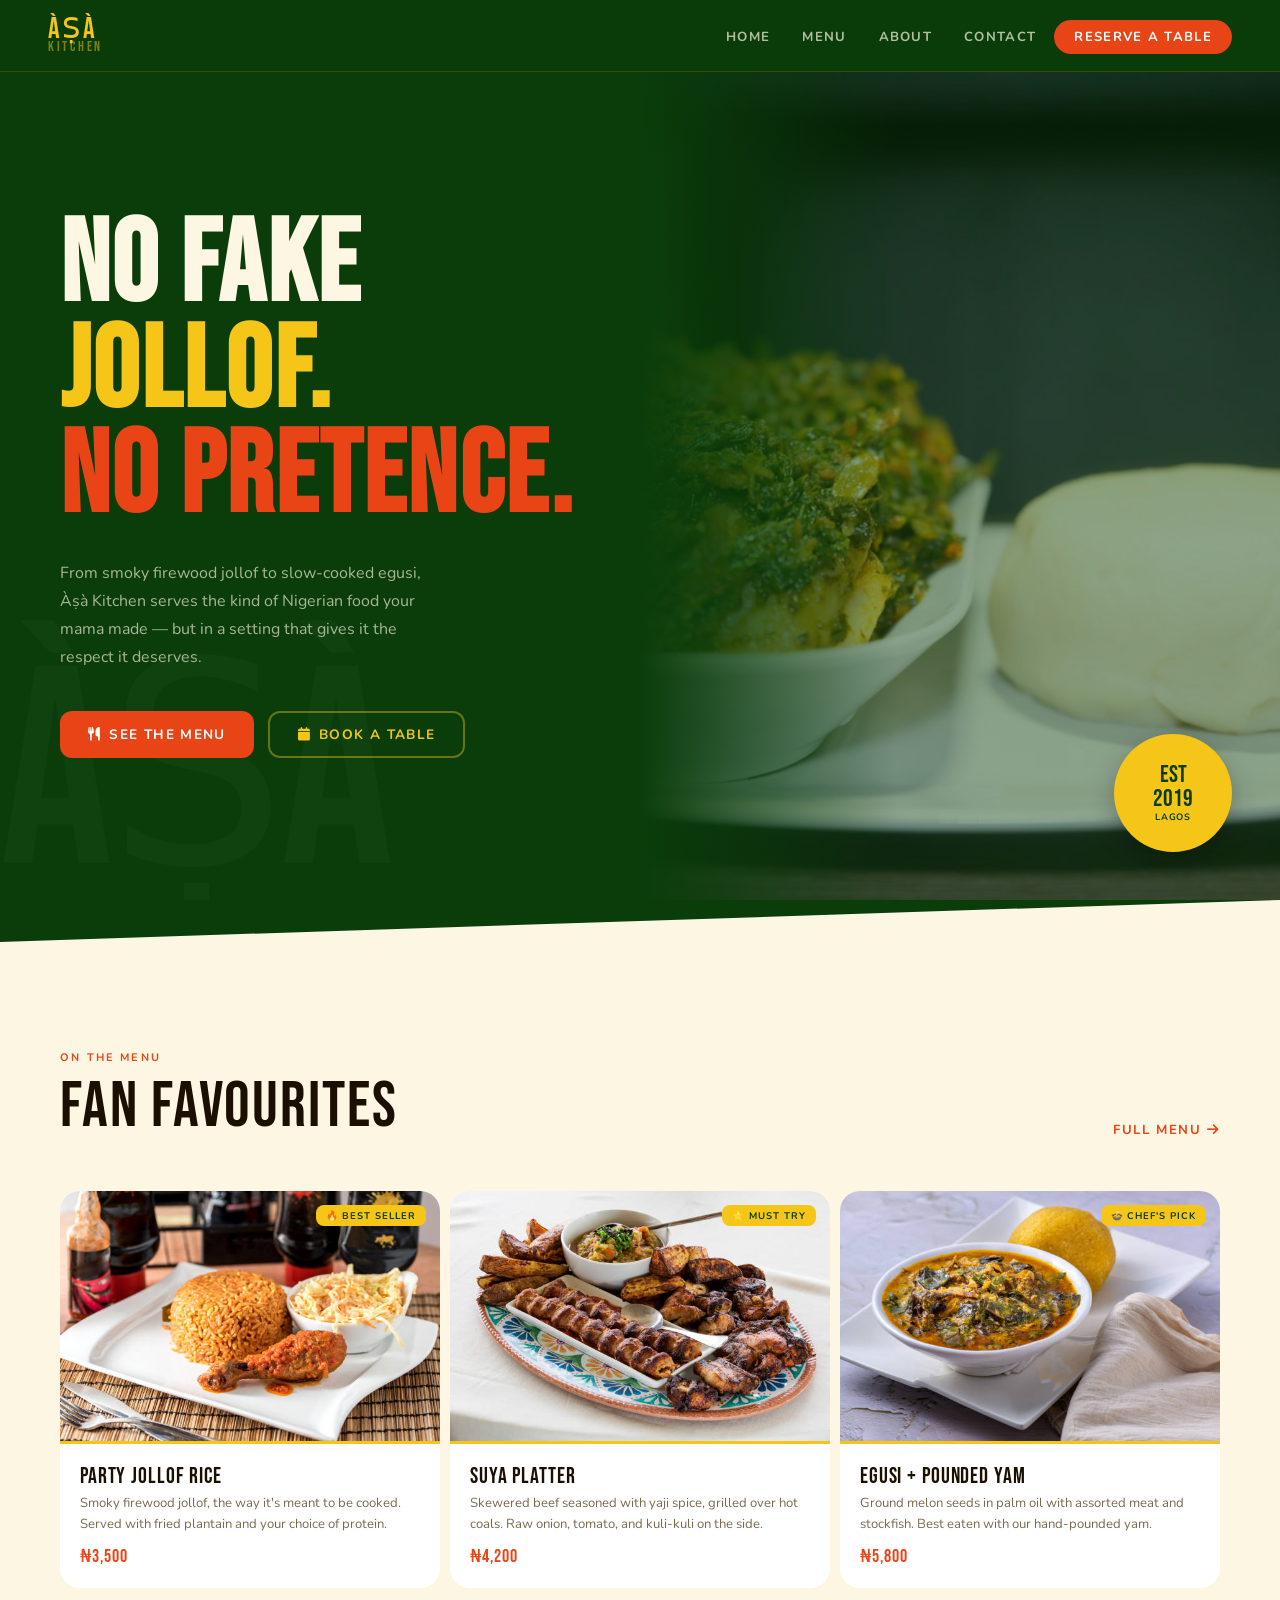
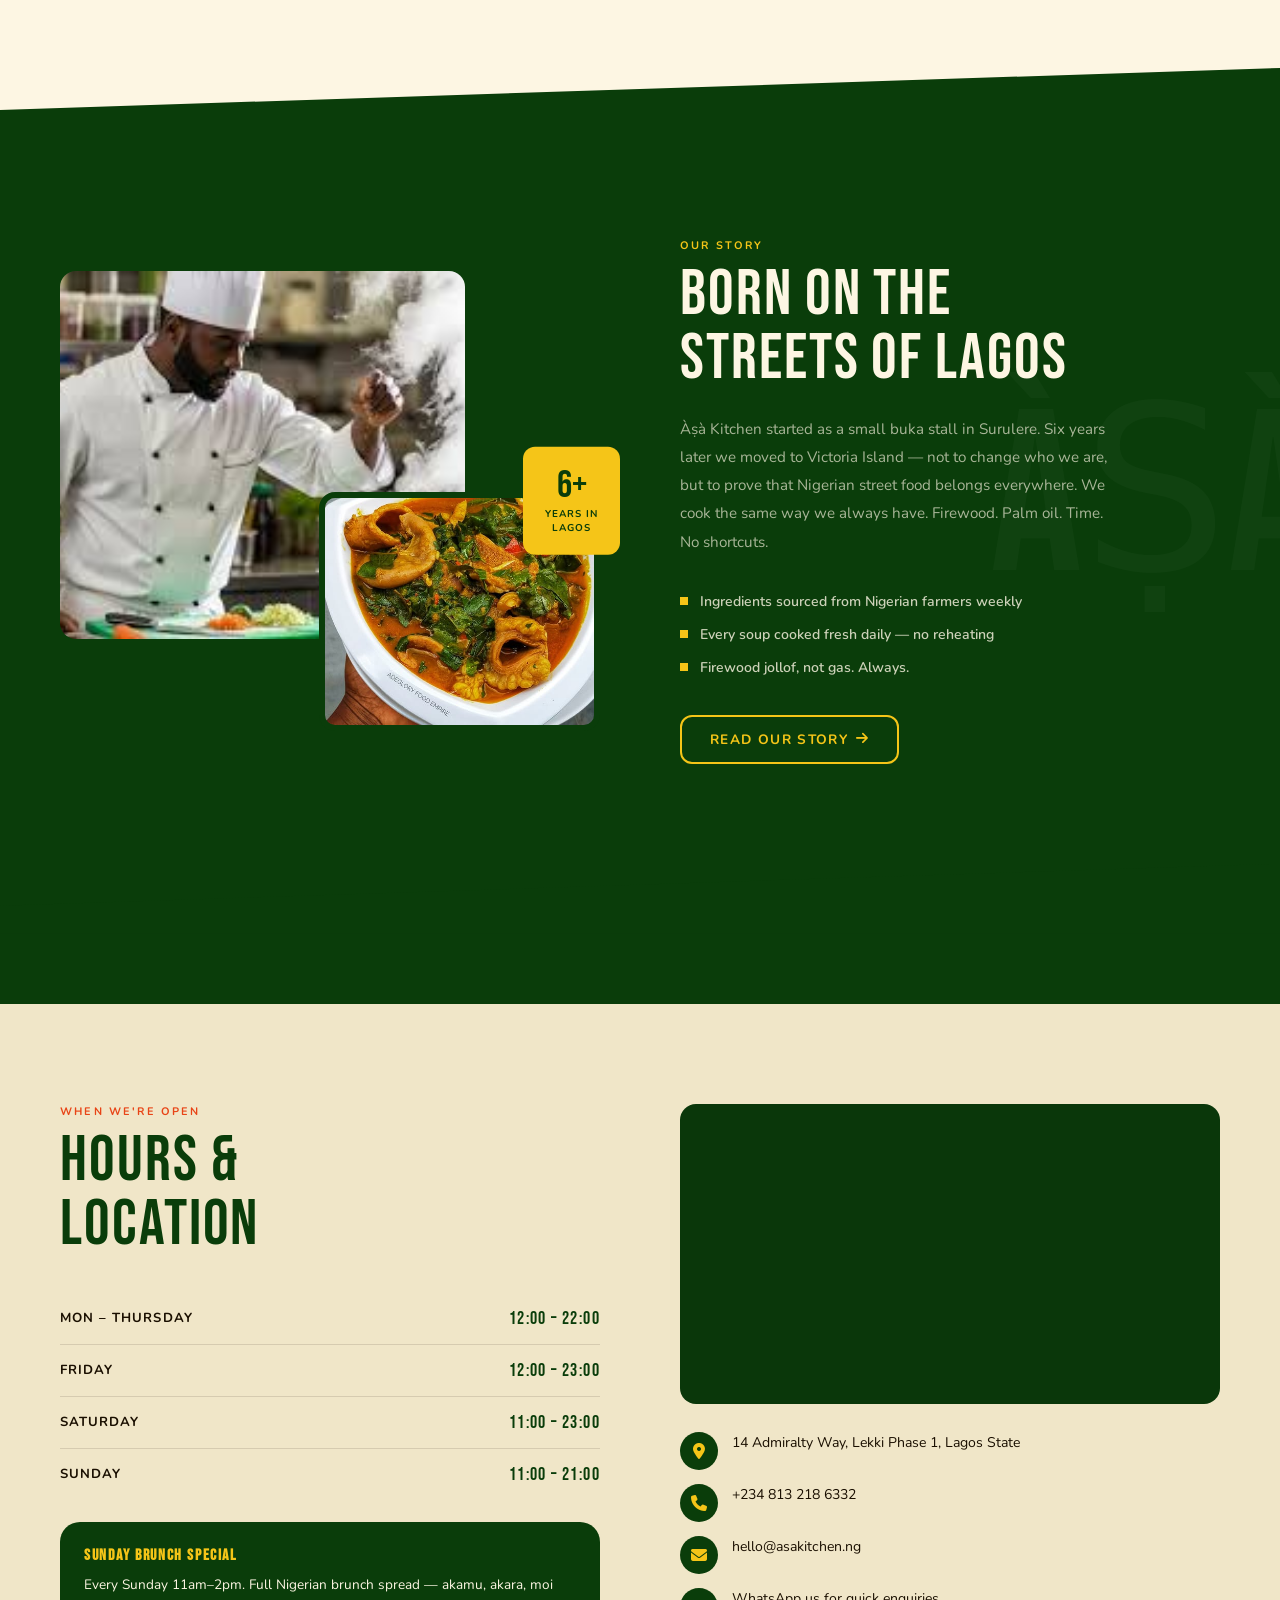
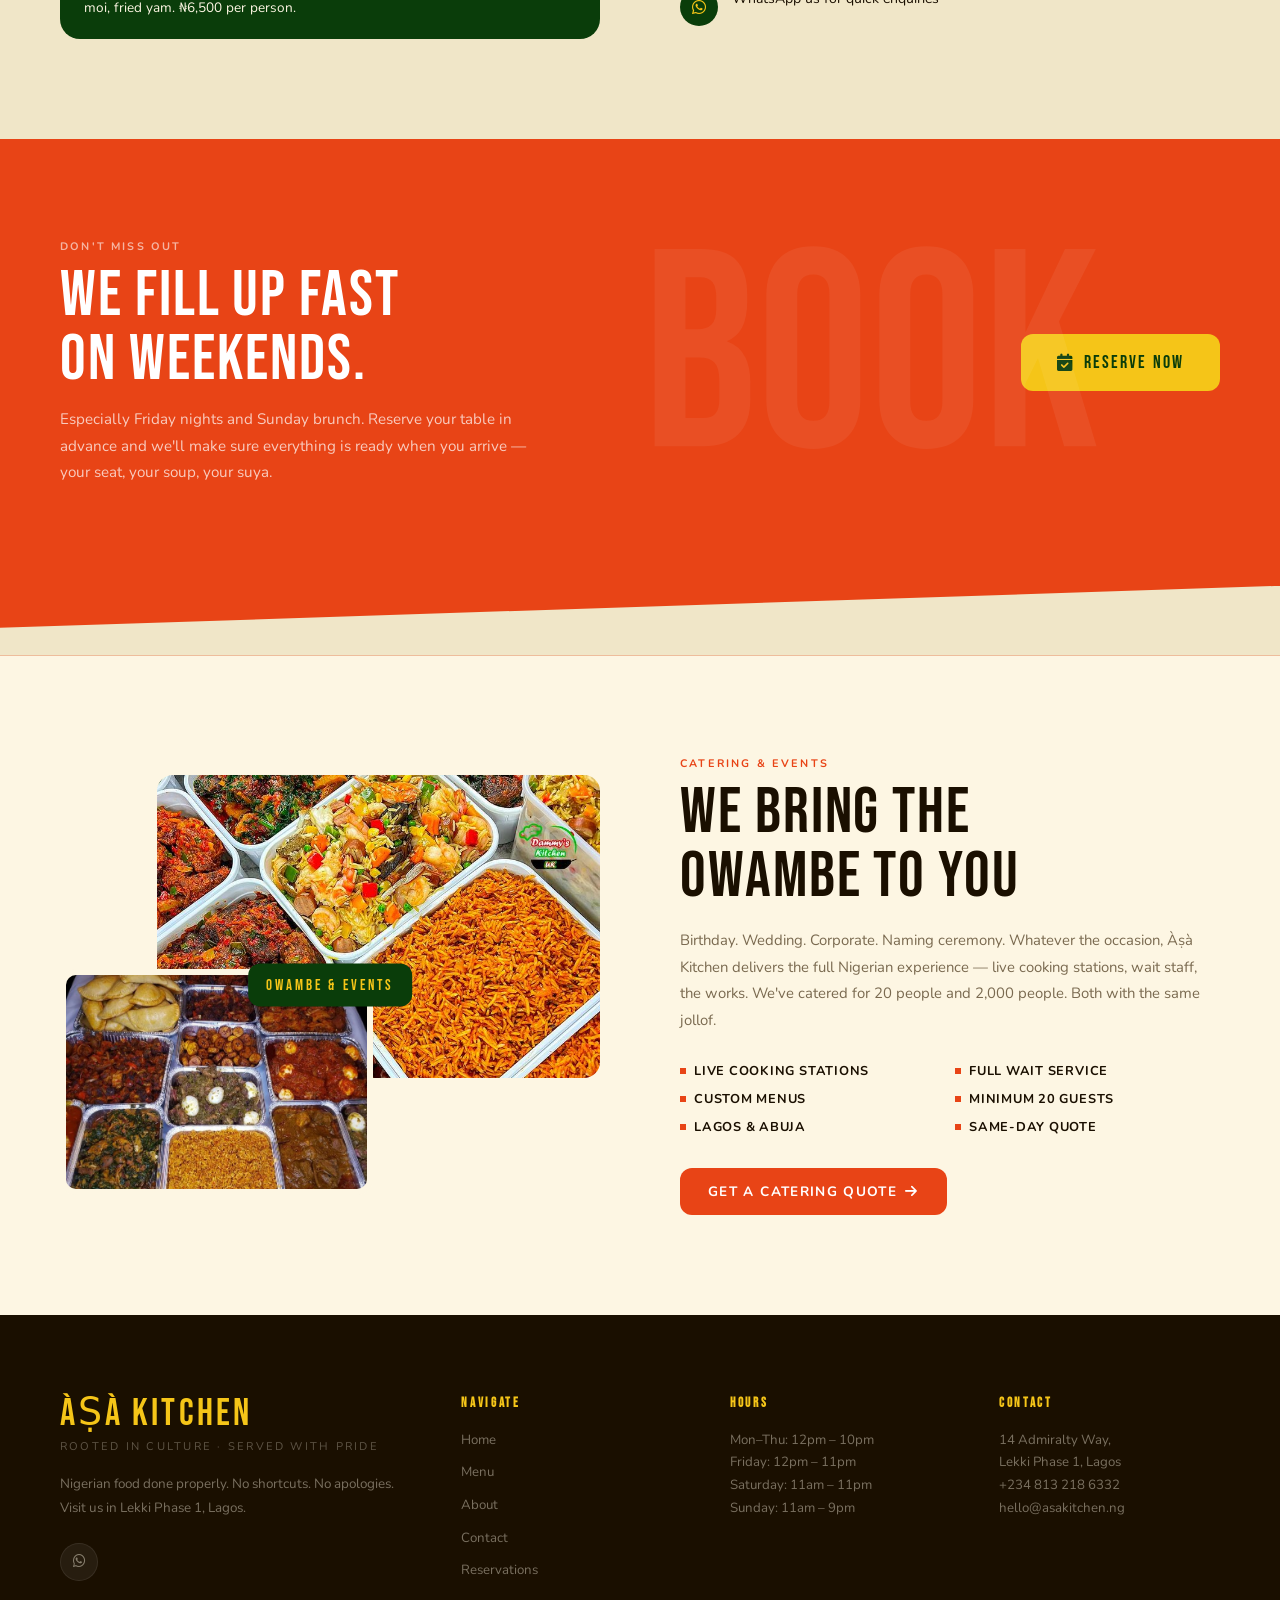
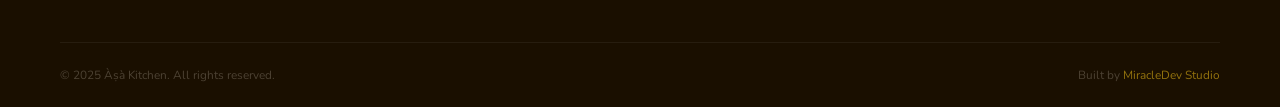
<file: index.html>
<!DOCTYPE html>
<html lang="en">
  <head>
    <meta charset="UTF-8" />
    <meta name="viewport" content="width=device-width,initial-scale=1.0" />
    <title>Àṣà Kitchen — Authentic Nigerian Street Food, Lagos</title>
    <link
      rel="stylesheet"
      href="https://cdnjs.cloudflare.com/ajax/libs/font-awesome/6.5.0/css/all.min.css"
    />
    <link rel="stylesheet" href="css/style.css" />
  </head>
  <body>
    <div id="preloader">
      <div class="pre-logo">ÀṢÀ</div>
      <div class="pre-tagline">Rooted in Culture · Served with Pride</div>
      <div class="pre-bar"><div class="pre-bar-fill"></div></div>
    </div>

    <nav class="navbar">
      <a href="index.html" class="nav-brand">ÀṢÀ <span>Kitchen</span></a>
      <ul class="nav-links" id="nav-links">
        <li><a href="index.html">Home</a></li>
        <li><a href="menu.html">Menu</a></li>
        <li><a href="about.html">About</a></li>
        <li><a href="contact.html">Contact</a></li>
        <li class="nav-reserve">
          <a href="reservations.html">Reserve a Table</a>
        </li>
      </ul>
      <div class="hamburger" id="hamburger">
        <span></span><span></span><span></span>
      </div>
    </nav>

    <!-- HERO -->
    <section class="hero">
      <div class="hero-left reveal">
        <h1>
          No Fake<br />
          <span class="accent">Jollof.</span>
          <span class="accent-red">No Pretence.</span>
        </h1>
        <p class="hero-desc">
          From smoky firewood jollof to slow-cooked egusi, Àṣà Kitchen serves
          the kind of Nigerian food your mama made — but in a setting that gives
          it the respect it deserves.
        </p>
        <div class="hero-actions">
          <a href="menu.html" class="btn-primary"
            ><i class="fa fa-utensils"></i> See the Menu</a
          >
          <a href="reservations.html" class="btn-outline"
            ><i class="fa fa-calendar"></i> Book a Table</a
          >
        </div>
      </div>
      <div class="hero-right">
        <div class="hero-img-wrap">
          <img
            src="./img/nigerian-food.jpg"
            alt="Nigerian food"
          />
        </div>
        <div class="hero-badge">
          <div class="hero-badge-inner">EST<br />2019</div>
          <div class="hero-badge-sub">Lagos</div>
        </div>
      </div>
      <div class="hero-bg-text">ÀṢÀ</div>
    </section>

    <!-- FEATURED DISHES -->
    <div class="diag g2c"></div>
    <section class="featured">
      <div class="section-head reveal">
        <div>
          <div class="section-label">On The Menu</div>
          <div class="section-title">Fan Favourites</div>
        </div>
        <a href="menu.html" class="section-link"
          >Full Menu <i class="fa fa-arrow-right"></i
        ></a>
      </div>
      <div class="dishes-grid reveal">
        <div class="dish-card">
          <div class="dish-tag">🔥 Best Seller</div>
          <div class="dish-img">
            <img
              src="./img/party-jollof.jpg"
              alt="Party Jollof Rice"
            />
          </div>
          <div class="dish-overlay">
            <div class="dish-overlay-text">View Dish →</div>
          </div>
          <div class="dish-info">
            <div class="dish-name">Party Jollof Rice</div>
            <div class="dish-desc">
              Smoky firewood jollof, the way it's meant to be cooked. Served
              with fried plantain and your choice of protein.
            </div>
            <div class="dish-price">₦3,500</div>
          </div>
        </div>
        <div class="dish-card">
          <div class="dish-tag">⭐ Must Try</div>
          <div class="dish-img">
            <img
              src="./img/suya-platter.jpg"
              alt="Suya Platter"
            />
          </div>
          <div class="dish-overlay">
            <div class="dish-overlay-text">View Dish →</div>
          </div>
          <div class="dish-info">
            <div class="dish-name">Suya Platter</div>
            <div class="dish-desc">
              Skewered beef seasoned with yaji spice, grilled over hot coals.
              Raw onion, tomato, and kuli-kuli on the side.
            </div>
            <div class="dish-price">₦4,200</div>
          </div>
        </div>
        <div class="dish-card">
          <div class="dish-tag">🍲 Chef's Pick</div>
          <div class="dish-img">
            <img
              src="./img/egusi-pounded-yam.jpg"
              alt="Egusi Soup"
            />
          </div>
          <div class="dish-overlay">
            <div class="dish-overlay-text">View Dish →</div>
          </div>
          <div class="dish-info">
            <div class="dish-name">Egusi + Pounded Yam</div>
            <div class="dish-desc">
              Ground melon seeds in palm oil with assorted meat and stockfish.
              Best eaten with our hand-pounded yam.
            </div>
            <div class="dish-price">₦5,800</div>
          </div>
        </div>
      </div>
    </section>

    <!-- OUR STORY -->
    <div class="diag c2g"></div>
    <section class="story">
      <div class="story-imgs reveal">
        <div class="story-img-main">
          <img
            src="./img/chef-cooking.jpg"
            alt="Chef cooking over firewood at Àṣà Kitchen"
          />
        </div>
        <div class="story-img-accent">
          <img
            src="./img/ofe-oha-soup.jpg"
            alt="Ofe oha soup, cooked fresh"
          />
        </div>
        <div class="story-stat">
          <div class="story-stat-num">6+</div>
          <div class="story-stat-label">Years in<br />Lagos</div>
        </div>
      </div>
      <div class="story-content reveal">
        <div class="section-label">Our Story</div>
        <div class="section-title">Born on the<br />Streets of Lagos</div>
        <p class="story-text">
          Àṣà Kitchen started as a small buka stall in Surulere. Six years later
          we moved to Victoria Island — not to change who we are, but to prove
          that Nigerian street food belongs everywhere. We cook the same way we
          always have. Firewood. Palm oil. Time. No shortcuts.
        </p>
        <div class="story-features">
          <div class="story-feature">
            <div class="story-dot"></div>
            Ingredients sourced from Nigerian farmers weekly
          </div>
          <div class="story-feature">
            <div class="story-dot"></div>
            Every soup cooked fresh daily — no reheating
          </div>
          <div class="story-feature">
            <div class="story-dot"></div>
            Firewood jollof, not gas. Always.
          </div>
        </div>
        <a href="about.html" class="btn-story"
          >Read Our Story <i class="fa fa-arrow-right"></i
        ></a>
      </div>
      <div class="story-tag-bg">ÀṢÀ</div>
    </section>

    <!-- HOURS & LOCATION -->
    <div class="diag s2g" style="background: var(--green)"></div>
    <div class="diag" style="background: var(--green)"></div>
    <section class="hours-loc">
      <div class="hours-side reveal">
        <div class="section-label">When We're Open</div>
        <div class="section-title">Hours &<br />Location</div>
        <div class="hours-list">
          <div class="hours-row">
            <div class="hours-day">Mon – Thursday</div>
            <div class="hours-time">12:00 – 22:00</div>
          </div>
          <div class="hours-row">
            <div class="hours-day">Friday</div>
            <div class="hours-time">12:00 – 23:00</div>
          </div>
          <div class="hours-row">
            <div class="hours-day">Saturday</div>
            <div class="hours-time">11:00 – 23:00</div>
          </div>
          <div class="hours-row">
            <div class="hours-day">Sunday</div>
            <div class="hours-time">11:00 – 21:00</div>
          </div>
        </div>
        <div class="hours-special">
          <strong>Sunday Brunch Special</strong>
          Every Sunday 11am–2pm. Full Nigerian brunch spread — akamu, akara, moi
          moi, fried yam. ₦6,500 per person.
        </div>
      </div>
      <div class="loc-side reveal">
        <div class="loc-map">
          <iframe
            src="https://www.google.com/maps?q=14+Admiralty+Way,+Lekki+Phase+1,+Lagos&output=embed"
            width="100%"
            height="100%"
            style="border: 0"
            allowfullscreen=""
            loading="lazy"
            title="Àṣà Kitchen location map"
          ></iframe>
        </div>
        <div class="loc-details">
          <div class="loc-item">
            <div class="loc-icon"><i class="fa fa-map-marker-alt"></i></div>
            <div>14 Admiralty Way, Lekki Phase 1, Lagos State</div>
          </div>
          <div class="loc-item">
            <div class="loc-icon"><i class="fa fa-phone"></i></div>
            <div>
              <a href="tel:+2348132186332" style="color: var(--ink)"
                >+234 813 218 6332</a
              >
            </div>
          </div>
          <div class="loc-item">
            <div class="loc-icon"><i class="fa fa-envelope"></i></div>
            <div>
              <a href="mailto:hello@asakitchen.ng" style="color: var(--ink)"
                >hello@asakitchen.ng</a
              >
            </div>
          </div>
          <div class="loc-item">
            <div class="loc-icon"><i class="fab fa-whatsapp"></i></div>
            <div>
              <a href="https://wa.me/2348132186332" style="color: var(--ink)"
                >WhatsApp us for quick enquiries</a
              >
            </div>
          </div>
        </div>
      </div>
    </section>

    <!-- RESERVATION CTA -->
    <section class="reserve-cta reveal">
      <div>
        <div class="section-label">Don't Miss Out</div>
        <div class="section-title">We Fill Up Fast<br />on Weekends.</div>
        <p class="reserve-text">
          Especially Friday nights and Sunday brunch. Reserve your table in
          advance and we'll make sure everything is ready when you arrive — your
          seat, your soup, your suya.
        </p>
      </div>
      <a href="reservations.html" class="btn-reserve"
        ><i class="fa fa-calendar-check"></i> Reserve Now</a
      >
    </section>

    <!-- CATERING & EVENTS -->
    <div class="diag c2s" style="background: var(--red)"></div>
    <section class="catering">
      <div class="catering-imgs reveal">
        <div class="cat-img-1">
          <img
            src="./img/owambe-1.jpg"
            alt="Owambe catering"
          />
        </div>
        <div class="cat-img-2">
          <img
            src="./img/owambe-2.jpg"
            alt="Nigerian party food"
          />
        </div>
        <div class="catering-floating">OWAMBE & EVENTS</div>
      </div>
      <div class="catering-content reveal">
        <div class="section-label">Catering & Events</div>
        <div class="section-title">We Bring the<br />Owambe to You</div>
        <p class="catering-text">
          Birthday. Wedding. Corporate. Naming ceremony. Whatever the occasion,
          Àṣà Kitchen delivers the full Nigerian experience — live cooking
          stations, wait staff, the works. We've catered for 20 people and 2,000
          people. Both with the same jollof.
        </p>
        <div class="catering-perks">
          <div class="perk">Live Cooking Stations</div>
          <div class="perk">Full Wait Service</div>
          <div class="perk">Custom Menus</div>
          <div class="perk">Minimum 20 Guests</div>
          <div class="perk">Lagos & Abuja</div>
          <div class="perk">Same-Day Quote</div>
        </div>
        <a href="contact.html" class="btn-primary"
          >Get a Catering Quote <i class="fa fa-arrow-right"></i
        ></a>
      </div>
    </section>

    <!-- FOOTER -->
    <footer class="footer">
      <div class="footer-top">
        <div>
          <div class="footer-brand-name">ÀṢÀ Kitchen</div>
          <div class="footer-brand-tag">
            Rooted in Culture · Served with Pride
          </div>
          <p class="footer-brand-desc">
            Nigerian food done properly. No shortcuts. No apologies. Visit us in
            Lekki Phase 1, Lagos.
          </p>
          <div class="footer-socials">
            <a href="https://wa.me/2348132186332" class="fsocial"
              ><i class="fab fa-whatsapp"></i
            ></a>
          </div>
        </div>
        <div class="footer-col">
          <h4>Navigate</h4>
          <ul>
            <li><a href="index.html">Home</a></li>
            <li><a href="menu.html">Menu</a></li>
            <li><a href="about.html">About</a></li>
            <li><a href="contact.html">Contact</a></li>
            <li><a href="reservations.html">Reservations</a></li>
          </ul>
        </div>
        <div class="footer-col">
          <h4>Hours</h4>
          <p>Mon–Thu: 12pm – 10pm</p>
          <p>Friday: 12pm – 11pm</p>
          <p>Saturday: 11am – 11pm</p>
          <p>Sunday: 11am – 9pm</p>
        </div>
        <div class="footer-col">
          <h4>Contact</h4>
          <p>14 Admiralty Way,<br />Lekki Phase 1, Lagos</p>
          <a href="tel:+2348132186332">+234 813 218 6332</a>
          <a href="mailto:hello@asakitchen.ng">hello@asakitchen.ng</a>
        </div>
      </div>
      <div class="footer-bottom">
        <p>&copy; 2025 Àṣà Kitchen. All rights reserved.</p>
        <p>Built by <a href="https://miracledev.netlify.app" target="_blank" rel="noopener">MiracleDev Studio</a></p>
      </div>
    </footer>

    <a href="#" class="back-top" id="backTop"><i class="fa fa-arrow-up"></i></a>
    <script src="js/main.js"></script>
  </body>
</html>
</file>
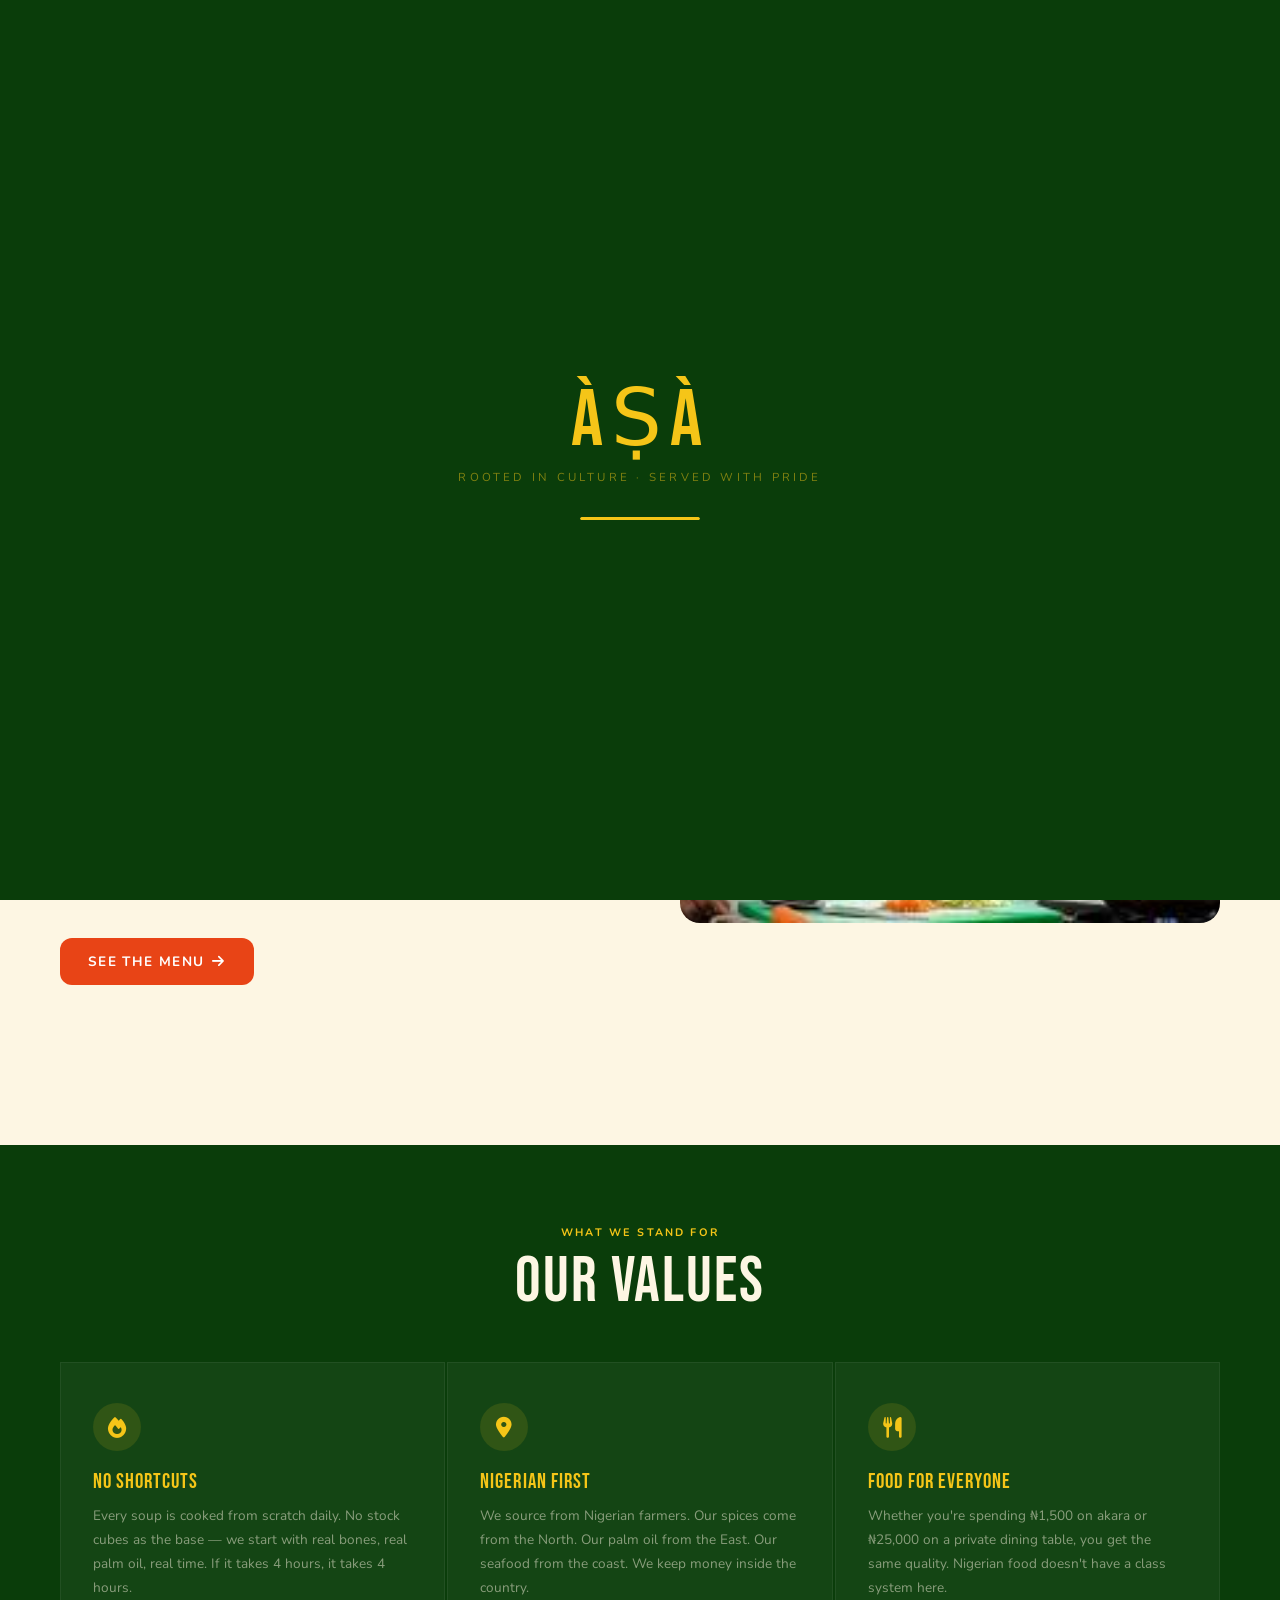
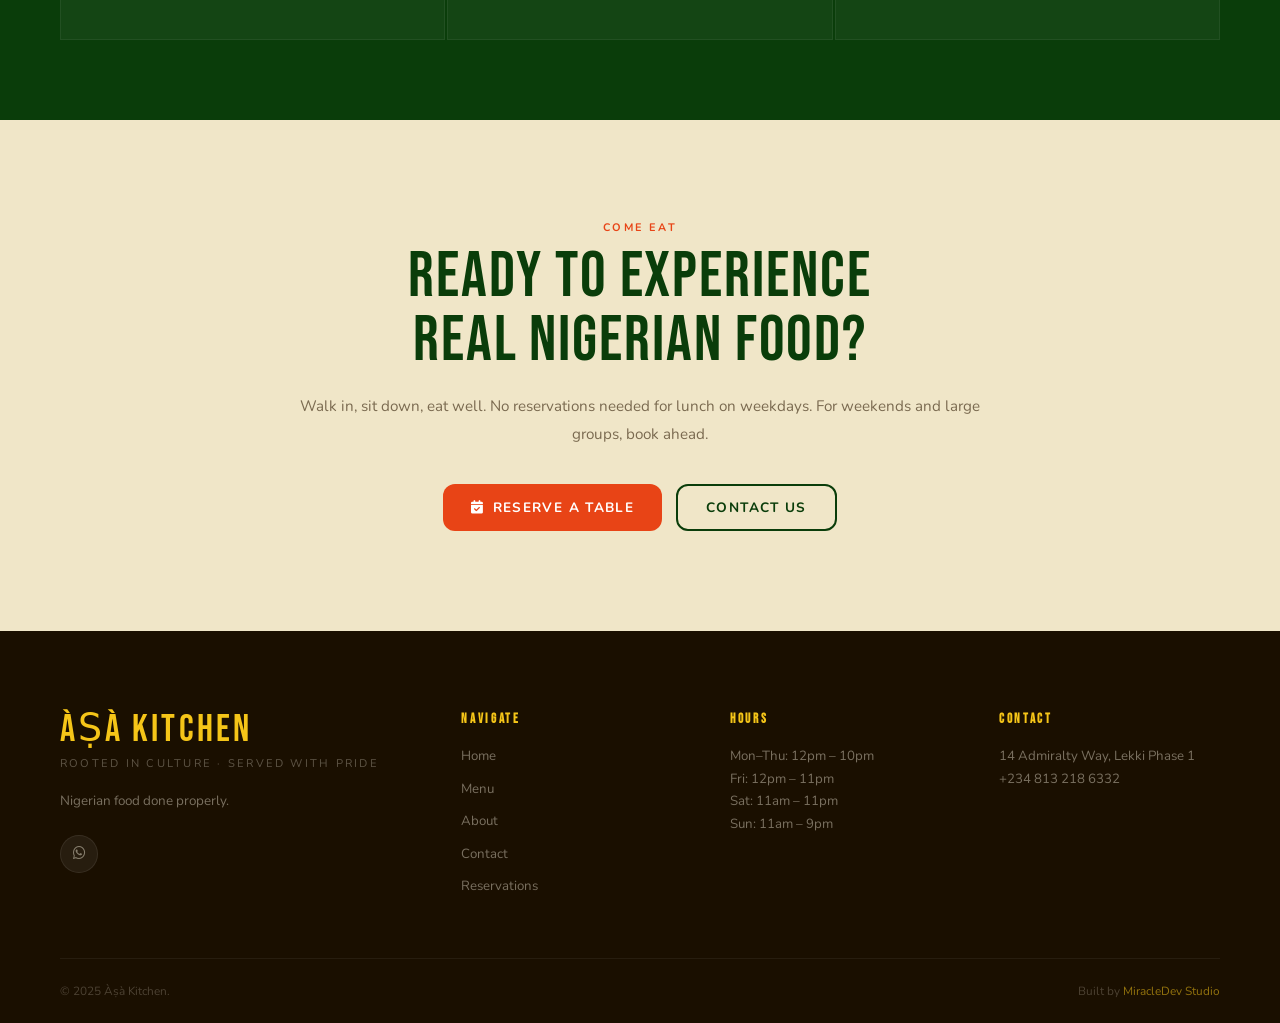
<file: about.html>
<!DOCTYPE html>
<html lang="en">
<head>
  <meta charset="UTF-8"/><meta name="viewport" content="width=device-width,initial-scale=1.0"/>
  <title>About — Àṣà Kitchen</title>
  <link rel="stylesheet" href="https://cdnjs.cloudflare.com/ajax/libs/font-awesome/6.5.0/css/all.min.css"/>
  <link rel="stylesheet" href="css/style.css"/>
</head>
<body>
<div id="preloader"><div class="pre-logo">ÀṢÀ</div><div class="pre-tagline">Rooted in Culture · Served with Pride</div><div class="pre-bar"><div class="pre-bar-fill"></div></div></div>
<nav class="navbar">
  <a href="index.html" class="nav-brand">ÀṢÀ <span>Kitchen</span></a>
  <ul class="nav-links" id="nav-links">
    <li><a href="index.html">Home</a></li><li><a href="menu.html">Menu</a></li><li><a href="about.html">About</a></li><li><a href="contact.html">Contact</a></li>
    <li class="nav-reserve"><a href="reservations.html">Reserve a Table</a></li>
  </ul>
  <div class="hamburger" id="hamburger"><span></span><span></span><span></span></div>
</nav>

<div class="page-banner">
  <div class="page-banner-content">
    <div class="section-label">Who We Are</div>
    <h1>Our Story</h1>
    <div class="breadcrumb"><a href="index.html">Home</a><i class="fa fa-chevron-right" style="font-size:.6rem;margin:0 4px"></i><span>About</span></div>
  </div>
</div>

<section class="about-section">
  <div class="about-grid reveal">
    <div>
      <div class="section-label">The Beginning</div>
      <div class="section-title" style="color:var(--green)">From a Buka Stall<br>to Lekki Phase 1</div>
      <p class="about-body">Àṣà Kitchen started in 2019 as a small buka stall on Adeleke Street, Surulere. The founder, Chef Adaeze Okonkwo, grew up watching her mother cook for weddings, naming ceremonies, and Sunday gatherings across Anambra State. She brought those recipes to Lagos.</p>
      <p class="about-body">The stall got too small. Word spread. In 2022, we moved to a proper kitchen on Victoria Island — not to become fancy, but because we needed room to cook properly. The firewood stayed. The palm oil stayed. The recipes stayed.</p>
      <p class="about-body">Today, Àṣà Kitchen feeds hundreds of people every week — from office workers grabbing lunch to families celebrating milestones. The food is the same as it's always been. That's the point.</p>
      <a href="menu.html" class="btn-primary" style="margin-top:24px;display:inline-flex;align-items:center;gap:8px;">See the Menu <i class="fa fa-arrow-right"></i></a>
    </div>
    <div class="about-img-wrap reveal">
      <img src="./img/chef-cooking.jpg" alt="Chef cooking over firewood at Àṣà Kitchen"/>
    </div>
  </div>
</section>

<section class="values-section">
  <div class="section-label" style="color:var(--yellow);text-align:center">What We Stand For</div>
  <div class="section-title" style="color:var(--cream);text-align:center">Our Values</div>
  <div class="values-grid reveal">
    <div class="value-card">
      <div class="value-icon"><i class="fa fa-fire"></i></div>
      <div class="value-title">No Shortcuts</div>
      <p class="value-text">Every soup is cooked from scratch daily. No stock cubes as the base — we start with real bones, real palm oil, real time. If it takes 4 hours, it takes 4 hours.</p>
    </div>
    <div class="value-card">
      <div class="value-icon"><i class="fa fa-map-marker-alt"></i></div>
      <div class="value-title">Nigerian First</div>
      <p class="value-text">We source from Nigerian farmers. Our spices come from the North. Our palm oil from the East. Our seafood from the coast. We keep money inside the country.</p>
    </div>
    <div class="value-card">
      <div class="value-icon"><i class="fa fa-utensils"></i></div>
      <div class="value-title">Food for Everyone</div>
      <p class="value-text">Whether you're spending ₦1,500 on akara or ₦25,000 on a private dining table, you get the same quality. Nigerian food doesn't have a class system here.</p>
    </div>
  </div>
</section>

<section style="background:var(--sand);padding:100px 60px;" class="reveal">
  <div style="max-width:700px;margin:0 auto;text-align:center;">
    <div class="section-label" style="color:var(--red)">Come Eat</div>
    <div class="section-title" style="color:var(--green);margin-bottom:20px;">Ready to Experience<br>Real Nigerian Food?</div>
    <p style="font-size:.95rem;color:var(--muted);line-height:1.8;margin-bottom:36px;">Walk in, sit down, eat well. No reservations needed for lunch on weekdays. For weekends and large groups, book ahead.</p>
    <div style="display:flex;gap:14px;justify-content:center;flex-wrap:wrap;">
      <a href="reservations.html" class="btn-primary"><i class="fa fa-calendar-check"></i> Reserve a Table</a>
      <a href="contact.html" class="btn-outline" style="border-color:var(--green);color:var(--green);">Contact Us</a>
    </div>
  </div>
</section>

<footer class="footer">
  <div class="footer-top">
    <div><div class="footer-brand-name">ÀṢÀ Kitchen</div><div class="footer-brand-tag">Rooted in Culture · Served with Pride</div><p class="footer-brand-desc">Nigerian food done properly.</p><div class="footer-socials"><a href="https://wa.me/2348132186332" class="fsocial"><i class="fab fa-whatsapp"></i></a></div></div>
    <div class="footer-col"><h4>Navigate</h4><ul><li><a href="index.html">Home</a></li><li><a href="menu.html">Menu</a></li><li><a href="about.html">About</a></li><li><a href="contact.html">Contact</a></li><li><a href="reservations.html">Reservations</a></li></ul></div>
    <div class="footer-col"><h4>Hours</h4><p>Mon–Thu: 12pm – 10pm</p><p>Fri: 12pm – 11pm</p><p>Sat: 11am – 11pm</p><p>Sun: 11am – 9pm</p></div>
    <div class="footer-col"><h4>Contact</h4><p>14 Admiralty Way, Lekki Phase 1</p><a href="tel:+2348132186332">+234 813 218 6332</a></div>
  </div>
  <div class="footer-bottom"><p>&copy; 2025 Àṣà Kitchen.</p><p>Built by <a href="https://miracledev.netlify.app" target="_blank" rel="noopener">MiracleDev Studio</a></p></div>
</footer>
<a href="#" class="back-top" id="backTop"><i class="fa fa-arrow-up"></i></a>
<script src="js/main.js"></script>
</body></html>
</file>
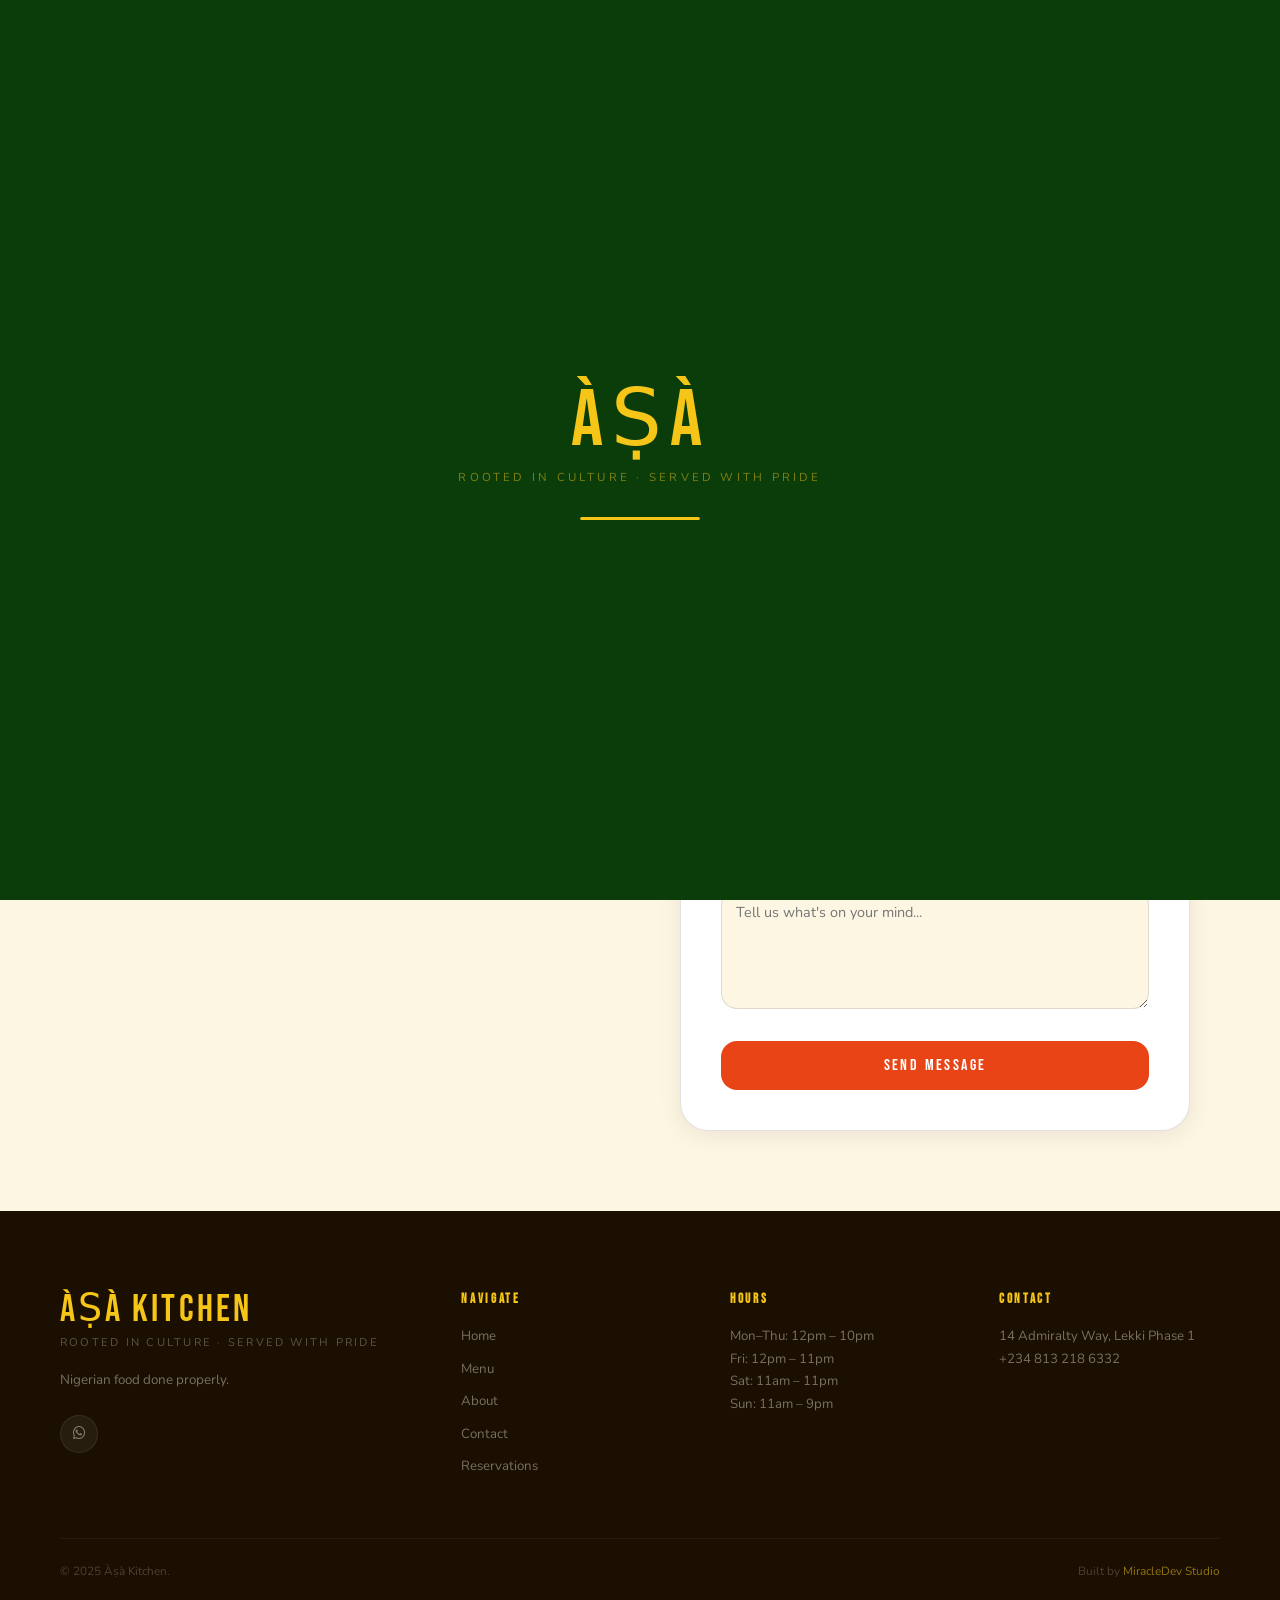
<file: contact.html>
<!DOCTYPE html>
<html lang="en">
<head>
  <meta charset="UTF-8"/><meta name="viewport" content="width=device-width,initial-scale=1.0"/>
  <title>Contact — Àṣà Kitchen</title>
  <link rel="stylesheet" href="https://cdnjs.cloudflare.com/ajax/libs/font-awesome/6.5.0/css/all.min.css"/>
  <link rel="stylesheet" href="css/style.css"/>
</head>
<body>
<div id="preloader"><div class="pre-logo">ÀṢÀ</div><div class="pre-tagline">Rooted in Culture · Served with Pride</div><div class="pre-bar"><div class="pre-bar-fill"></div></div></div>
<nav class="navbar">
  <a href="index.html" class="nav-brand">ÀṢÀ <span>Kitchen</span></a>
  <ul class="nav-links" id="nav-links">
    <li><a href="index.html">Home</a></li><li><a href="menu.html">Menu</a></li><li><a href="about.html">About</a></li><li><a href="contact.html">Contact</a></li>
    <li class="nav-reserve"><a href="reservations.html">Reserve a Table</a></li>
  </ul>
  <div class="hamburger" id="hamburger"><span></span><span></span><span></span></div>
</nav>

<div class="page-banner">
  <div class="page-banner-content">
    <div class="section-label">Get In Touch</div>
    <h1>Contact Us</h1>
    <div class="breadcrumb"><a href="index.html">Home</a><i class="fa fa-chevron-right" style="font-size:.6rem;margin:0 4px"></i><span>Contact</span></div>
  </div>
</div>

<section class="form-section">
  <div class="form-grid">
    <div class="form-info reveal">
      <div class="section-label">Reach Out</div>
      <div class="section-title" style="color:var(--green);margin-bottom:20px;">Let's Talk</div>
      <p class="form-info-text">Whether you want to book a catering job, ask about our menu, plan a private dining event, or just tell us how your jollof made you feel — we want to hear from you.</p>
      <div class="form-contact-item">
        <div class="form-icon"><i class="fa fa-map-marker-alt"></i></div>
        <div>14 Admiralty Way, Lekki Phase 1, Lagos State</div>
      </div>
      <div class="form-contact-item">
        <div class="form-icon"><i class="fa fa-phone"></i></div>
        <div><a href="tel:+2348132186332" style="color:var(--ink)">+234 813 218 6332</a></div>
      </div>
      <div class="form-contact-item">
        <div class="form-icon"><i class="fa fa-envelope"></i></div>
        <div><a href="mailto:hello@asakitchen.ng" style="color:var(--ink)">hello@asakitchen.ng</a></div>
      </div>
      <div class="form-contact-item">
        <div class="form-icon"><i class="fab fa-whatsapp"></i></div>
        <div><a href="https://wa.me/2348132186332" style="color:var(--ink)">Chat on WhatsApp (fastest response)</a></div>
      </div>
    </div>
    <div class="form-card reveal">
      <h3>Send a Message</h3>
      <form id="contactForm">
        <div class="form-row">
          <div class="form-group"><label>First Name</label><input type="text" placeholder="Adaeze" required/></div>
          <div class="form-group"><label>Last Name</label><input type="text" placeholder="Okonkwo" required/></div>
        </div>
        <div class="form-group"><label>Email</label><input type="email" placeholder="hello@example.com" required/></div>
        <div class="form-group"><label>Phone</label><input type="tel" placeholder="+234 800 000 0000"/></div>
        <div class="form-group">
          <label>Subject</label>
          <select>
            <option>General Enquiry</option>
            <option>Catering / Events</option>
            <option>Private Dining</option>
            <option>Feedback</option>
            <option>Other</option>
          </select>
        </div>
        <div class="form-group"><label>Message</label><textarea placeholder="Tell us what's on your mind..." required></textarea></div>
        <button type="submit" class="btn-submit">Send Message</button>
      </form>
    </div>
  </div>
</section>

<footer class="footer">
  <div class="footer-top">
    <div><div class="footer-brand-name">ÀṢÀ Kitchen</div><div class="footer-brand-tag">Rooted in Culture · Served with Pride</div><p class="footer-brand-desc">Nigerian food done properly.</p><div class="footer-socials"><a href="https://wa.me/2348132186332" class="fsocial"><i class="fab fa-whatsapp"></i></a></div></div>
    <div class="footer-col"><h4>Navigate</h4><ul><li><a href="index.html">Home</a></li><li><a href="menu.html">Menu</a></li><li><a href="about.html">About</a></li><li><a href="contact.html">Contact</a></li><li><a href="reservations.html">Reservations</a></li></ul></div>
    <div class="footer-col"><h4>Hours</h4><p>Mon–Thu: 12pm – 10pm</p><p>Fri: 12pm – 11pm</p><p>Sat: 11am – 11pm</p><p>Sun: 11am – 9pm</p></div>
    <div class="footer-col"><h4>Contact</h4><p>14 Admiralty Way, Lekki Phase 1</p><a href="tel:+2348132186332">+234 813 218 6332</a></div>
  </div>
  <div class="footer-bottom"><p>&copy; 2025 Àṣà Kitchen.</p><p>Built by <a href="https://miracledev.netlify.app" target="_blank" rel="noopener">MiracleDev Studio</a></p></div>
</footer>
<a href="#" class="back-top" id="backTop"><i class="fa fa-arrow-up"></i></a>
<script src="js/main.js"></script>
</body></html>
</file>
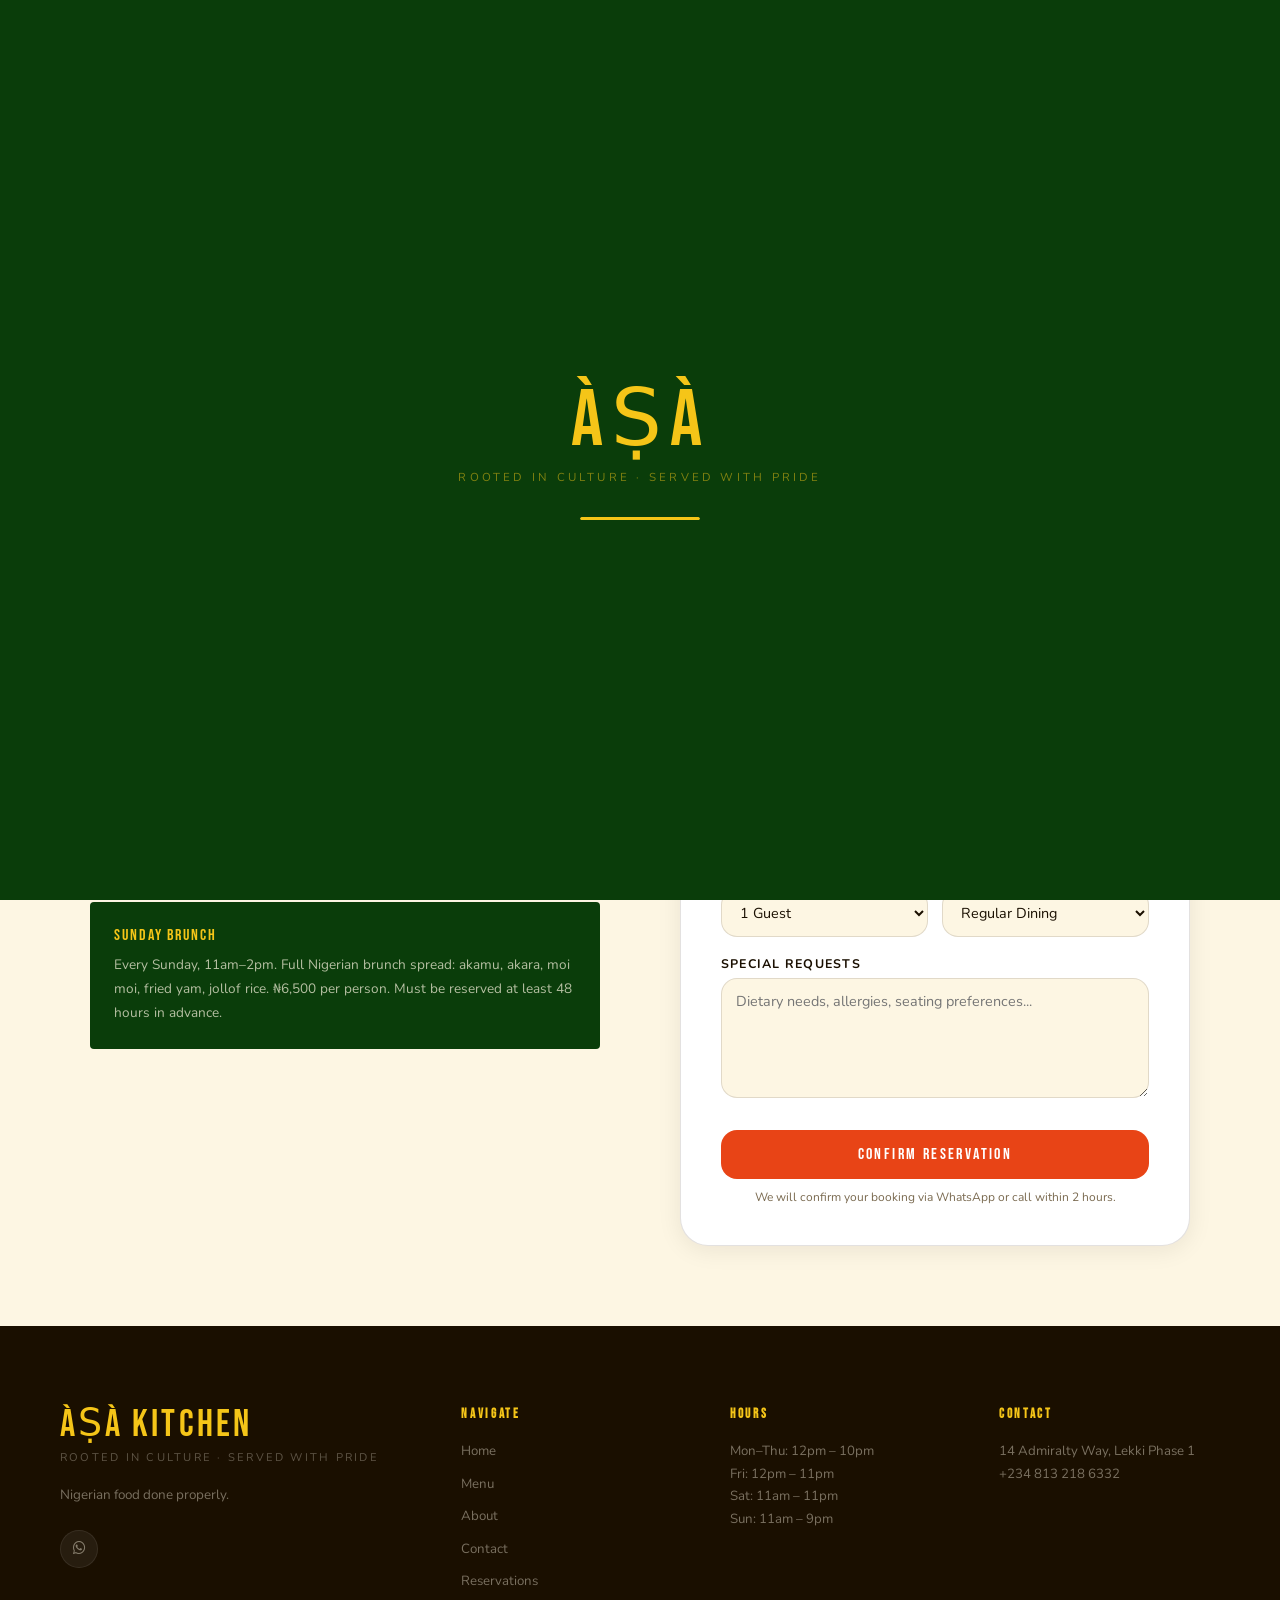
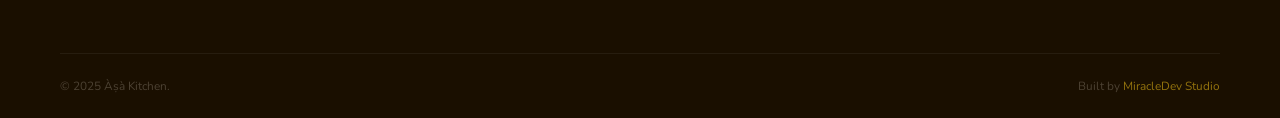
<file: reservations.html>
<!DOCTYPE html>
<html lang="en">
<head>
  <meta charset="UTF-8"/><meta name="viewport" content="width=device-width,initial-scale=1.0"/>
  <title>Reservations — Àṣà Kitchen</title>
  <link rel="stylesheet" href="https://cdnjs.cloudflare.com/ajax/libs/font-awesome/6.5.0/css/all.min.css"/>
  <link rel="stylesheet" href="css/style.css"/>
</head>
<body>
<div id="preloader"><div class="pre-logo">ÀṢÀ</div><div class="pre-tagline">Rooted in Culture · Served with Pride</div><div class="pre-bar"><div class="pre-bar-fill"></div></div></div>
<nav class="navbar">
  <a href="index.html" class="nav-brand">ÀṢÀ <span>Kitchen</span></a>
  <ul class="nav-links" id="nav-links">
    <li><a href="index.html">Home</a></li><li><a href="menu.html">Menu</a></li><li><a href="about.html">About</a></li><li><a href="contact.html">Contact</a></li>
    <li class="nav-reserve"><a href="reservations.html">Reserve a Table</a></li>
  </ul>
  <div class="hamburger" id="hamburger"><span></span><span></span><span></span></div>
</nav>

<div class="page-banner">
  <div class="page-banner-content">
    <div class="section-label">Don't Queue</div>
    <h1>Reserve a Table</h1>
    <div class="breadcrumb"><a href="index.html">Home</a><i class="fa fa-chevron-right" style="font-size:.6rem;margin:0 4px"></i><span>Reservations</span></div>
  </div>
</div>

<section class="form-section">
  <div class="form-grid">
    <div class="form-info reveal">
      <div class="section-label">Book Your Seat</div>
      <div class="section-title" style="color:var(--green);margin-bottom:20px;">We Fill Up.<br>Plan Ahead.</div>
      <p class="form-info-text">Friday evenings and Sunday brunch are almost always fully booked by Thursday. Reserve your table and we'll confirm within 2 hours via WhatsApp or call.</p>
      <div class="form-contact-item" style="margin-top:32px;">
        <div class="form-icon"><i class="fa fa-clock"></i></div>
        <div><strong>Walk-ins welcome</strong> Mon–Thu for lunch. No guarantee on weekends.</div>
      </div>
      <div class="form-contact-item">
        <div class="form-icon"><i class="fa fa-users"></i></div>
        <div>Groups of 10+ should contact us directly for private dining arrangements.</div>
      </div>
      <div class="form-contact-item">
        <div class="form-icon"><i class="fab fa-whatsapp"></i></div>
        <div><a href="https://wa.me/2348132186332" style="color:var(--ink);font-weight:600;">WhatsApp us for same-day reservations</a></div>
      </div>
      <div style="margin-top:36px;background:var(--green);color:var(--cream);padding:24px;border-radius:4px;">
        <div style="font-family:'Bebas Neue',sans-serif;font-size:1rem;letter-spacing:.12em;color:var(--yellow);margin-bottom:8px;">SUNDAY BRUNCH</div>
        <p style="font-size:.85rem;line-height:1.75;color:rgba(253,246,227,.7);">Every Sunday, 11am–2pm. Full Nigerian brunch spread: akamu, akara, moi moi, fried yam, jollof rice. ₦6,500 per person. Must be reserved at least 48 hours in advance.</p>
      </div>
    </div>
    <div class="form-card reveal">
      <h3>Book Your Table</h3>
      <form id="reservationForm">
        <div class="form-row">
          <div class="form-group"><label>First Name</label><input type="text" placeholder="Emeka" required/></div>
          <div class="form-group"><label>Last Name</label><input type="text" placeholder="Chukwu" required/></div>
        </div>
        <div class="form-group"><label>Phone Number</label><input type="tel" placeholder="+234 813 218 6332" required/></div>
        <div class="form-group"><label>Email</label><input type="email" placeholder="emeka@example.com"/></div>
        <div class="form-row">
          <div class="form-group"><label>Date</label><input type="date" required/></div>
          <div class="form-group">
            <label>Time</label>
            <select required>
              <option value="">Select time</option>
              <option>12:00 PM</option><option>1:00 PM</option><option>2:00 PM</option>
              <option>3:00 PM</option><option>5:00 PM</option><option>6:00 PM</option>
              <option>7:00 PM</option><option>8:00 PM</option><option>9:00 PM</option>
            </select>
          </div>
        </div>
        <div class="form-row">
          <div class="form-group">
            <label>Number of Guests</label>
            <select required>
              <option>1 Guest</option><option>2 Guests</option><option>3 Guests</option>
              <option>4 Guests</option><option>5 Guests</option><option>6–9 Guests</option>
              <option>10+ Guests (contact us)</option>
            </select>
          </div>
          <div class="form-group">
            <label>Occasion</label>
            <select>
              <option>Regular Dining</option><option>Birthday</option><option>Anniversary</option>
              <option>Business Dinner</option><option>Sunday Brunch</option><option>Other</option>
            </select>
          </div>
        </div>
        <div class="form-group"><label>Special Requests</label><textarea placeholder="Dietary needs, allergies, seating preferences..."></textarea></div>
        <button type="submit" class="btn-submit">Confirm Reservation</button>
        <p style="font-size:.75rem;color:var(--muted);margin-top:10px;text-align:center;">We will confirm your booking via WhatsApp or call within 2 hours.</p>
      </form>
    </div>
  </div>
</section>

<footer class="footer">
  <div class="footer-top">
    <div><div class="footer-brand-name">ÀṢÀ Kitchen</div><div class="footer-brand-tag">Rooted in Culture · Served with Pride</div><p class="footer-brand-desc">Nigerian food done properly.</p><div class="footer-socials"><a href="https://wa.me/2348132186332" class="fsocial"><i class="fab fa-whatsapp"></i></a></div></div>
    <div class="footer-col"><h4>Navigate</h4><ul><li><a href="index.html">Home</a></li><li><a href="menu.html">Menu</a></li><li><a href="about.html">About</a></li><li><a href="contact.html">Contact</a></li><li><a href="reservations.html">Reservations</a></li></ul></div>
    <div class="footer-col"><h4>Hours</h4><p>Mon–Thu: 12pm – 10pm</p><p>Fri: 12pm – 11pm</p><p>Sat: 11am – 11pm</p><p>Sun: 11am – 9pm</p></div>
    <div class="footer-col"><h4>Contact</h4><p>14 Admiralty Way, Lekki Phase 1</p><a href="tel:+2348132186332">+234 813 218 6332</a></div>
  </div>
  <div class="footer-bottom"><p>&copy; 2025 Àṣà Kitchen.</p><p>Built by <a href="https://miracledev.netlify.app" target="_blank" rel="noopener">MiracleDev Studio</a></p></div>
</footer>
<a href="#" class="back-top" id="backTop"><i class="fa fa-arrow-up"></i></a>
<script src="js/main.js"></script>
</body></html>
</file>
<file: css/style.css>
@import url("https://fonts.googleapis.com/css2?family=Bebas+Neue&family=Nunito:wght@300;400;600;700&display=swap");

:root {
  --green: #0a3d0a;
  --green2: #0f5c0f;
  --red: #e84416;
  --red-dk: #c23510;
  --yellow: #f5c518;
  --cream: #fdf6e3;
  --sand: #f0e6c8;
  --ink: #1a0f00;
  --muted: #7a6a50;
  --border: rgba(26, 15, 0, 0.12);
}

*,
*::before,
*::after {
  box-sizing: border-box;
  margin: 0;
  padding: 0;
}
html {
  scroll-behavior: smooth;
}
body {
  font-family: "Nunito", sans-serif;
  font-weight: 400;
  background: var(--cream);
  color: var(--ink);
  overflow-x: hidden;
}
a {
  text-decoration: none;
  transition: 0.3s ease;
}
img {
  max-width: 100%;
  display: block;
}

/* PRELOADER */
#preloader {
  position: fixed;
  inset: 0;
  background: var(--green);
  z-index: 99999;
  display: flex;
  align-items: center;
  justify-content: center;
  flex-direction: column;
  transition: opacity 0.6s ease, visibility 0.6s ease;
}
#preloader.hidden {
  opacity: 0;
  visibility: hidden;
  pointer-events: none;
}
.pre-logo {
  font-family: "Bebas Neue", sans-serif;
  font-size: 5rem;
  color: var(--yellow);
  letter-spacing: 0.1em;
  line-height: 1;
}
.pre-tagline {
  font-size: 0.72rem;
  color: rgba(245, 197, 24, 0.5);
  letter-spacing: 0.28em;
  text-transform: uppercase;
  margin-top: 8px;
}
.pre-bar {
  width: 120px;
  height: 3px;
  background: rgba(255, 255, 255, 0.1);
  border-radius: 8px;
  margin-top: 32px;
  overflow: hidden;
}
.pre-bar-fill {
  height: 100%;
  background: var(--yellow);
  border-radius: 8px;
  animation: loadbar 1.6s ease forwards;
}
@keyframes loadbar {
  from {
    width: 0;
  }
  to {
    width: 100%;
  }
}

/* NAVBAR */
.navbar {
  position: fixed;
  top: 0;
  left: 0;
  right: 0;
  z-index: 1000;
  padding: 0 48px;
  height: 72px;
  display: flex;
  align-items: center;
  justify-content: space-between;
  background: rgba(10, 61, 10, 0.94);
  backdrop-filter: blur(16px);
  border-bottom: 1px solid rgba(245, 197, 24, 0.15);
}
.nav-brand {
  font-family: "Bebas Neue", sans-serif;
  font-size: 1.8rem;
  letter-spacing: 0.08em;
  color: var(--yellow);
  line-height: 1;
}
.nav-brand span {
  color: rgba(245, 197, 24, 0.5);
  font-size: 0.85rem;
  letter-spacing: 0.2em;
  display: block;
  margin-top: -4px;
}
.nav-links {
  display: flex;
  align-items: center;
  gap: 4px;
  list-style: none;
}
.nav-links a {
  color: rgba(253, 246, 227, 0.7);
  font-size: 0.82rem;
  font-weight: 700;
  text-transform: uppercase;
  letter-spacing: 0.1em;
  padding: 6px 14px;
  border-radius: 999px;
  transition: color 0.2s;
}
.nav-links a:hover {
  color: var(--yellow);
}
.nav-links .nav-reserve a {
  background: var(--red);
  color: white;
  padding: 8px 20px;
  border-radius: 999px;
}
.nav-links .nav-reserve a:hover {
  background: var(--red-dk);
  color: white;
}
.hamburger {
  display: none;
  flex-direction: column;
  gap: 5px;
  cursor: pointer;
  padding: 4px;
}
.hamburger span {
  width: 24px;
  height: 2px;
  background: var(--yellow);
  border-radius: 8px;
  transition: all 0.3s ease;
  display: block;
}
.hamburger.open span:nth-child(1) {
  transform: rotate(45deg) translate(5px, 5px);
}
.hamburger.open span:nth-child(2) {
  opacity: 0;
}
.hamburger.open span:nth-child(3) {
  transform: rotate(-45deg) translate(5px, -5px);
}

/* HERO */
.hero {
  min-height: 100vh;
  background: var(--green);
  display: grid;
  grid-template-columns: 1fr 1fr;
  position: relative;
  overflow: hidden;
  padding-top: 72px;
}
.hero-left {
  display: flex;
  flex-direction: column;
  justify-content: center;
  padding: 80px 48px 80px 60px;
  position: relative;
  z-index: 2;
}
.hero-eyebrow {
  display: inline-flex;
  align-items: center;
  gap: 10px;
  font-size: 0.7rem;
  font-weight: 700;
  text-transform: uppercase;
  letter-spacing: 0.2em;
  color: var(--yellow);
  margin-bottom: 24px;
}
.hero-eyebrow::before {
  content: "";
  width: 32px;
  height: 2px;
  background: var(--yellow);
}
.hero h1 {
  font-family: "Bebas Neue", sans-serif;
  font-size: clamp(4rem, 9vw, 8rem);
  line-height: 0.92;
  letter-spacing: 0.02em;
  color: var(--cream);
  margin-bottom: 28px;
}
.hero h1 .accent {
  color: var(--yellow);
  display: block;
}
.hero h1 .accent-red {
  color: var(--red);
  display: block;
}
.hero-desc {
  font-size: 1rem;
  color: rgba(253, 246, 227, 0.65);
  line-height: 1.75;
  max-width: 380px;
  margin-bottom: 40px;
}
.hero-actions {
  display: flex;
  gap: 14px;
  flex-wrap: wrap;
}
.btn-primary {
  display: inline-flex;
  align-items: center;
  gap: 8px;
  background: var(--red);
  color: white;
  font-weight: 700;
  font-size: 0.85rem;
  text-transform: uppercase;
  letter-spacing: 0.1em;
  padding: 14px 28px;
  border-radius: 12px;
  transition: background 0.25s, transform 0.2s;
}
.btn-primary:hover {
  background: var(--red-dk);
  transform: translateY(-2px);
  color: white;
}
.btn-outline {
  display: inline-flex;
  align-items: center;
  gap: 8px;
  border: 2px solid rgba(245, 197, 24, 0.4);
  color: var(--yellow);
  font-weight: 700;
  font-size: 0.85rem;
  text-transform: uppercase;
  letter-spacing: 0.1em;
  padding: 12px 28px;
  border-radius: 12px;
  transition: border-color 0.25s, background 0.25s;
}
.btn-outline:hover {
  border-color: var(--yellow);
  background: rgba(245, 197, 24, 0.1);
  color: var(--yellow);
}
.hero-right {
  position: relative;
  overflow: hidden;
}
.hero-img-wrap {
  position: absolute;
  inset: 0;
}
.hero-img-wrap img {
  width: 100%;
  height: 100%;
  object-fit: cover;
  opacity: 0.55;
  filter: saturate(1.3);
}
.hero-img-wrap::after {
  content: "";
  position: absolute;
  inset: 0;
  background: linear-gradient(to right, var(--green) 0%, transparent 40%);
}
.hero-badge {
  position: absolute;
  bottom: 48px;
  right: 48px;
  width: 118px;
  height: 118px;
  background: var(--yellow);
  border-radius: 50%;
  display: flex;
  flex-direction: column;
  align-items: center;
  justify-content: center;
  text-align: center;
  z-index: 3;
  box-shadow: 0 8px 24px rgba(0, 0, 0, 0.25);
}
.hero-badge-inner {
  font-family: "Bebas Neue", sans-serif;
  font-size: 1.5rem;
  color: var(--green);
  line-height: 1;
}
.hero-badge-sub {
  font-size: 0.58rem;
  font-weight: 700;
  color: var(--green);
  text-transform: uppercase;
  letter-spacing: 0.1em;
}
.hero-bg-text {
  position: absolute;
  bottom: -20px;
  left: 0;
  font-family: "Bebas Neue", sans-serif;
  font-size: 22vw;
  color: rgba(255, 255, 255, 0.022);
  line-height: 1;
  letter-spacing: -0.02em;
  pointer-events: none;
  user-select: none;
  white-space: nowrap;
}

/* DIAGONAL DIVIDERS */
.diag {
  width: 100%;
  height: 70px;
  position: relative;
  overflow: hidden;
}
.diag.g2c {
  background: var(--green);
}
.diag.g2c::after {
  content: "";
  position: absolute;
  bottom: 0;
  left: 0;
  right: 0;
  height: 100%;
  background: var(--cream);
  clip-path: polygon(0 60%, 100% 0, 100% 100%, 0 100%);
}
.diag.c2g {
  background: var(--cream);
}
.diag.c2g::after {
  content: "";
  position: absolute;
  bottom: 0;
  left: 0;
  right: 0;
  height: 100%;
  background: var(--green);
  clip-path: polygon(0 60%, 100% 0, 100% 100%, 0 100%);
}
.diag.s2g {
  background: var(--sand);
}
.diag.s2g::after {
  content: "";
  position: absolute;
  bottom: 0;
  left: 0;
  right: 0;
  height: 100%;
  background: var(--green);
  clip-path: polygon(0 60%, 100% 0, 100% 100%, 0 100%);
}
.diag.c2s {
  background: var(--cream);
}
.diag.c2s::after {
  content: "";
  position: absolute;
  bottom: 0;
  left: 0;
  right: 0;
  height: 100%;
  background: var(--sand);
  clip-path: polygon(0 60%, 100% 0, 100% 100%, 0 100%);
}

/* FEATURED */
.featured {
  background: var(--cream);
  padding: 80px 60px;
}
.section-head {
  display: flex;
  justify-content: space-between;
  align-items: flex-end;
  margin-bottom: 52px;
  gap: 24px;
  flex-wrap: wrap;
}
.section-label {
  font-size: 0.68rem;
  font-weight: 700;
  text-transform: uppercase;
  letter-spacing: 0.2em;
  color: var(--red);
  margin-bottom: 10px;
}
.section-title {
  font-family: "Bebas Neue", sans-serif;
  font-size: clamp(2.4rem, 5vw, 4rem);
  letter-spacing: 0.03em;
  color: var(--ink);
  line-height: 1;
}
.section-link {
  font-size: 0.82rem;
  font-weight: 700;
  text-transform: uppercase;
  letter-spacing: 0.12em;
  color: var(--red);
  display: flex;
  align-items: center;
  gap: 6px;
  flex-shrink: 0;
  transition: gap 0.2s;
}
.section-link:hover {
  gap: 12px;
  color: var(--red-dk);
}
.dishes-grid {
  display: grid;
  grid-template-columns: repeat(3, 1fr);
  gap: 10px;
}
.dish-card {
  background: white;
  position: relative;
  overflow: hidden;
  cursor: pointer;
  border-radius: 20px;
}
.dish-card:hover .dish-img img {
  transform: scale(1.08);
}
.dish-card:hover .dish-overlay {
  opacity: 1;
}
.dish-tag {
  position: absolute;
  top: 14px;
  right: 14px;
  background: var(--yellow);
  color: var(--green);
  font-size: 0.6rem;
  font-weight: 700;
  text-transform: uppercase;
  letter-spacing: 0.1em;
  padding: 4px 10px;
  border-radius: 8px;
  z-index: 2;
}
.dish-img {
  width: 100%;
  height: 250px;
  overflow: hidden;
}
.dish-img img {
  width: 100%;
  height: 100%;
  object-fit: cover;
  transition: transform 0.5s ease;
}
.dish-overlay {
  position: absolute;
  inset: 0;
  background: rgba(10, 61, 10, 0.65);
  opacity: 0;
  transition: opacity 0.3s ease;
  display: flex;
  align-items: center;
  justify-content: center;
}
.dish-overlay-text {
  font-family: "Bebas Neue", sans-serif;
  font-size: 1.2rem;
  color: var(--yellow);
  letter-spacing: 0.15em;
}
.dish-info {
  padding: 20px;
  border-top: 3px solid var(--yellow);
}
.dish-name {
  font-family: "Bebas Neue", sans-serif;
  font-size: 1.35rem;
  letter-spacing: 0.04em;
  color: var(--ink);
  margin-bottom: 4px;
}
.dish-desc {
  font-size: 0.82rem;
  color: var(--muted);
  line-height: 1.6;
}
.dish-price {
  font-family: "Bebas Neue", sans-serif;
  font-size: 1.15rem;
  color: var(--red);
  margin-top: 10px;
  letter-spacing: 0.05em;
}

/* STORY */
.story {
  background: var(--green);
  padding: 100px 60px;
  display: grid;
  grid-template-columns: 1fr 1fr;
  gap: 80px;
  align-items: center;
  position: relative;
  overflow: hidden;
}
.story-tag-bg {
  position: absolute;
  right: -40px;
  top: 50%;
  transform: translateY(-50%);
  font-family: "Bebas Neue", sans-serif;
  font-size: 18vw;
  color: rgba(255, 255, 255, 0.028);
  line-height: 1;
  pointer-events: none;
  user-select: none;
}
.story-imgs {
  position: relative;
  height: 460px;
}
.story-img-main {
  position: absolute;
  top: 0;
  left: 0;
  width: 75%;
  height: 80%;
  border-radius: 16px;
  overflow: hidden;
}
.story-img-main img {
  width: 100%;
  height: 100%;
  object-fit: cover;
}
.story-img-accent {
  position: absolute;
  bottom: 0;
  right: 0;
  width: 52%;
  height: 52%;
  border-radius: 16px;
  overflow: hidden;
  border: 6px solid var(--green);
}
.story-img-accent img {
  width: 100%;
  height: 100%;
  object-fit: cover;
}
.story-stat {
  position: absolute;
  top: 50%;
  right: -20px;
  transform: translateY(-50%);
  background: var(--yellow);
  padding: 20px 22px;
  text-align: center;
  border-radius: 12px;
  z-index: 2;
}
.story-stat-num {
  font-family: "Bebas Neue", sans-serif;
  font-size: 2.4rem;
  color: var(--green);
  line-height: 1;
}
.story-stat-label {
  font-size: 0.62rem;
  font-weight: 700;
  text-transform: uppercase;
  letter-spacing: 0.1em;
  color: var(--green);
  margin-top: 2px;
}
.story-content .section-label {
  color: var(--yellow);
}
.story-content .section-title {
  color: var(--cream);
}
.story-text {
  color: rgba(253, 246, 227, 0.65);
  font-size: 0.95rem;
  line-height: 1.85;
  margin: 24px 0 36px;
  max-width: 440px;
}
.story-features {
  display: flex;
  flex-direction: column;
  gap: 14px;
  margin-bottom: 38px;
}
.story-feature {
  display: flex;
  align-items: center;
  gap: 12px;
  font-size: 0.88rem;
  font-weight: 600;
  color: rgba(253, 246, 227, 0.8);
}
.story-dot {
  width: 8px;
  height: 8px;
  background: var(--yellow);
  border-radius: CIRCLE;
  flex-shrink: 0;
}
.btn-story {
  display: inline-flex;
  align-items: center;
  gap: 8px;
  background: transparent;
  border: 2px solid var(--yellow);
  color: var(--yellow);
  font-weight: 700;
  font-size: 0.85rem;
  text-transform: uppercase;
  letter-spacing: 0.1em;
  padding: 13px 28px;
  border-radius: 12px;
  transition: background 0.25s, color 0.25s;
}
.btn-story:hover {
  background: var(--yellow);
  color: var(--green);
}

/* HOURS & LOCATION */
.hours-loc {
  background: var(--sand);
  padding: 100px 60px;
  display: grid;
  grid-template-columns: 1fr 1fr;
  gap: 80px;
  align-items: start;
}
.hours-side .section-label {
  color: var(--red);
}
.hours-side .section-title {
  color: var(--green);
}
.hours-list {
  margin-top: 36px;
}
.hours-row {
  display: flex;
  justify-content: space-between;
  align-items: center;
  padding: 15px 0;
  border-bottom: 1px solid var(--border);
}
.hours-row:last-child {
  border-bottom: none;
}
.hours-day {
  font-size: 0.82rem;
  font-weight: 700;
  color: var(--ink);
  text-transform: uppercase;
  letter-spacing: 0.08em;
}
.hours-time {
  font-family: "Bebas Neue", sans-serif;
  font-size: 1.1rem;
  letter-spacing: 0.08em;
  color: var(--green);
}
.hours-special {
  margin-top: 22px;
  background: var(--green);
  color: var(--cream);
  padding: 20px 24px;
  border-radius: 20px;
  font-size: 0.85rem;
  line-height: 1.7;
}
.hours-special strong {
  color: var(--yellow);
  display: block;
  font-family: "Bebas Neue", sans-serif;
  font-size: 1rem;
  letter-spacing: 0.1em;
  margin-bottom: 4px;
}
.loc-map {
  width: 100%;
  height: 300px;
  background: var(--green);
  border-radius: 16px;
  overflow: hidden;
  filter: grayscale(0.15) contrast(1.05);
}
.loc-map iframe {
  display: block;
}
.loc-details {
  margin-top: 28px;
  display: flex;
  flex-direction: column;
  gap: 14px;
}
.loc-item {
  display: flex;
  align-items: flex-start;
  gap: 14px;
  font-size: 0.88rem;
  color: var(--ink);
  line-height: 1.6;
}
.loc-icon {
  width: 38px;
  height: 38px;
  background: var(--green);
  color: var(--yellow);
  border-radius: 50%;
  display: flex;
  align-items: center;
  justify-content: center;
  flex-shrink: 0;
  font-size: 1rem;
}

/* RESERVE CTA */
.reserve-cta {
  background: var(--red);
  padding: 100px 60px;
  display: grid;
  grid-template-columns: 1fr auto;
  gap: 60px;
  align-items: center;
  position: relative;
  overflow: hidden;
}
.reserve-cta::before {
  content: "BOOK";
  position: absolute;
  right: 180px;
  top: 50%;
  transform: translateY(-50%);
  font-family: "Bebas Neue", sans-serif;
  font-size: 22vw;
  color: rgba(255, 255, 255, 0.06);
  line-height: 1;
  pointer-events: none;
}
.reserve-cta .section-label {
  color: rgba(255, 255, 255, 0.6);
}
.reserve-cta .section-title {
  color: white;
}
.reserve-text {
  font-size: 0.95rem;
  color: rgba(255, 255, 255, 0.72);
  line-height: 1.75;
  margin-top: 14px;
  max-width: 480px;
}
.btn-reserve {
  display: inline-flex;
  align-items: center;
  gap: 10px;
  background: var(--yellow);
  color: var(--green);
  font-family: "Bebas Neue", sans-serif;
  font-size: 1.1rem;
  letter-spacing: 0.12em;
  padding: 18px 36px;
  border-radius: 12px;
  white-space: nowrap;
  transition: background 0.25s, transform 0.2s;
  flex-shrink: 0;
}
.btn-reserve:hover {
  background: #f0bc10;
  transform: translateY(-2px);
  color: var(--green);
}

/* CATERING */
.catering {
  background: var(--cream);
  padding: 100px 60px;
  display: grid;
  grid-template-columns: 1fr 1fr;
  gap: 80px;
  align-items: center;
}
.catering-imgs {
  position: relative;
  height: 420px;
}
.cat-img-1 {
  position: absolute;
  top: 0;
  right: 0;
  width: 82%;
  height: 72%;
  border-radius: 16px;
  overflow: hidden;
}
.cat-img-1 img {
  width: 100%;
  height: 100%;
  object-fit: cover;
}
.cat-img-2 {
  position: absolute;
  bottom: 0;
  left: 0;
  width: 58%;
  height: 54%;
  border-radius: 16px;
  overflow: hidden;
  border: 6px solid var(--cream);
}
.cat-img-2 img {
  width: 100%;
  height: 100%;
  object-fit: cover;
}
.catering-floating {
  position: absolute;
  top: 50%;
  left: 50%;
  transform: translate(-50%, -50%);
  background: var(--green);
  color: var(--yellow);
  font-family: "Bebas Neue", sans-serif;
  font-size: 0.95rem;
  letter-spacing: 0.2em;
  padding: 12px 18px;
  border-radius: 12px;
  white-space: nowrap;
  z-index: 2;
}
.catering-content .section-label {
  color: var(--red);
}
.catering-content .section-title {
  color: var(--ink);
  margin-bottom: 18px;
}
.catering-text {
  font-size: 0.93rem;
  color: var(--muted);
  line-height: 1.8;
  margin-bottom: 28px;
}
.catering-perks {
  display: grid;
  grid-template-columns: 1fr 1fr;
  gap: 10px;
  margin-bottom: 32px;
}
.perk {
  display: flex;
  align-items: center;
  gap: 8px;
  font-size: 0.8rem;
  font-weight: 700;
  color: var(--ink);
  text-transform: uppercase;
  letter-spacing: 0.06em;
}
.perk::before {
  content: "";
  width: 6px;
  height: 6px;
  background: var(--red);
  border-radius: CIRCLE;
  flex-shrink: 0;
}

/* FOOTER */
.footer {
  background: var(--ink);
  padding: 80px 60px 0;
}
.footer-top {
  display: grid;
  grid-template-columns: 1.6fr 1fr 1fr 1fr;
  gap: 48px;
  padding-bottom: 60px;
  border-bottom: 1px solid rgba(255, 255, 255, 0.06);
}
.footer-brand-name {
  font-family: "Bebas Neue", sans-serif;
  font-size: 2.4rem;
  color: var(--yellow);
  letter-spacing: 0.08em;
  line-height: 1;
  margin-bottom: 6px;
}
.footer-brand-tag {
  font-size: 0.7rem;
  color: rgba(253, 246, 227, 0.3);
  text-transform: uppercase;
  letter-spacing: 0.2em;
  margin-bottom: 18px;
}
.footer-brand-desc {
  font-size: 0.84rem;
  color: rgba(253, 246, 227, 0.42);
  line-height: 1.8;
  margin-bottom: 22px;
}
.footer-socials {
  display: flex;
  gap: 8px;
}
.fsocial {
  width: 38px;
  height: 38px;
  background: rgba(255, 255, 255, 0.06);
  border: 1px solid rgba(255, 255, 255, 0.08);
  border-radius: 50%;
  display: flex;
  align-items: center;
  justify-content: center;
  color: rgba(253, 246, 227, 0.45);
  font-size: 0.9rem;
  transition: background 0.2s, color 0.2s, border-color 0.2s;
}
.fsocial:hover {
  background: var(--red);
  color: white;
  border-color: var(--red);
}
.footer-col h4 {
  font-family: "Bebas Neue", sans-serif;
  font-size: 0.82rem;
  letter-spacing: 0.2em;
  color: var(--yellow);
  margin-bottom: 18px;
  text-transform: uppercase;
}
.footer-col ul {
  list-style: none;
  display: flex;
  flex-direction: column;
  gap: 10px;
}
.footer-col ul a,
.footer-col p,
.footer-col a {
  font-size: 0.83rem;
  color: rgba(253, 246, 227, 0.42);
  line-height: 1.7;
  display: block;
  transition: color 0.2s;
}
.footer-col ul a:hover,
.footer-col a:hover {
  color: var(--yellow);
}
.footer-bottom {
  padding: 24px 0;
  display: flex;
  justify-content: space-between;
  align-items: center;
  flex-wrap: wrap;
  gap: 12px;
}
.footer-bottom p {
  font-size: 0.74rem;
  color: rgba(253, 246, 227, 0.22);
}
.footer-bottom a {
  color: rgba(245, 197, 24, 0.55);
}
.footer-bottom a:hover {
  color: var(--yellow);
}

/* BACK TO TOP */
.back-top {
  position: fixed;
  bottom: 28px;
  right: 28px;
  width: 46px;
  height: 46px;
  background: var(--red);
  color: white;
  border-radius: CIRCLE;
  display: none;
  align-items: center;
  justify-content: center;
  font-size: 1rem;
  z-index: 500;
  box-shadow: 0 4px 16px rgba(232, 68, 22, 0.4);
  transition: transform 0.2s, background 0.2s;
}
.back-top.show {
  display: flex;
}
.back-top:hover {
  transform: translateY(-3px);
  background: var(--red-dk);
  color: white;
}

/* SCROLL REVEAL */
.reveal {
  opacity: 0;
  transform: translateY(28px);
  transition: opacity 0.7s ease, transform 0.7s ease;
}
.reveal.visible {
  opacity: 1;
  transform: translateY(0);
}

/* PAGE BANNER */
.page-banner {
  min-height: 340px;
  background: var(--green);
  display: flex;
  align-items: flex-end;
  padding: 60px 60px;
  padding-top: 100px;
  position: relative;
  overflow: hidden;
}
.page-banner::before {
  content: "";
  position: absolute;
  inset: 0;
  background: repeating-linear-gradient(
    -45deg,
    transparent,
    transparent 28px,
    rgba(245, 197, 24, 0.03) 28px,
    rgba(245, 197, 24, 0.03) 30px
  );
}
.page-banner-content {
  position: relative;
  z-index: 1;
}
.page-banner h1 {
  font-family: "Bebas Neue", sans-serif;
  font-size: clamp(3.5rem, 7vw, 6rem);
  letter-spacing: 0.04em;
  color: var(--cream);
  line-height: 1;
}
.page-banner .section-label {
  margin-bottom: 12px;
  color: var(--yellow);
}
.breadcrumb {
  display: flex;
  align-items: center;
  gap: 8px;
  margin-top: 14px;
  font-size: 0.76rem;
  font-weight: 700;
  text-transform: uppercase;
  letter-spacing: 0.1em;
  color: rgba(253, 246, 227, 0.4);
}
.breadcrumb a {
  color: rgba(253, 246, 227, 0.4);
}
.breadcrumb a:hover {
  color: var(--yellow);
}
.breadcrumb span {
  color: var(--yellow);
}

/* FORM STYLES */
.form-section {
  background: var(--cream);
  padding: 80px 60px;
}
.form-grid {
  display: grid;
  grid-template-columns: 1fr 1fr;
  gap: 80px;
  align-items: start;
  max-width: 1100px;
  margin: 0 auto;
}
.form-info .section-title {
  color: var(--green);
  margin-bottom: 20px;
}
.form-info-text {
  font-size: 0.93rem;
  color: var(--muted);
  line-height: 1.8;
  margin-bottom: 32px;
}
.form-contact-item {
  display: flex;
  align-items: flex-start;
  gap: 14px;
  margin-bottom: 20px;
  font-size: 0.88rem;
  color: var(--ink);
  line-height: 1.6;
}
.form-icon {
  width: 38px;
  height: 38px;
  background: var(--green);
  color: var(--yellow);
  border-radius: 50%;
  display: flex;
  align-items: center;
  justify-content: center;
  flex-shrink: 0;
  font-size: 1rem;
}
.form-card {
  background: white;
  border-radius: 28px;
  padding: 40px;
  border: 1px solid var(--border);
  box-shadow: 0 4px 24px rgba(26, 15, 0, 0.08);
}
.form-card h3 {
  font-family: "Bebas Neue", sans-serif;
  font-size: 1.6rem;
  letter-spacing: 0.05em;
  color: var(--green);
  margin-bottom: 24px;
}
.form-group {
  margin-bottom: 18px;
}
.form-group label {
  display: block;
  font-size: 0.78rem;
  font-weight: 700;
  text-transform: uppercase;
  letter-spacing: 0.1em;
  color: var(--ink);
  margin-bottom: 6px;
}
.form-group input,
.form-group select,
.form-group textarea {
  width: 100%;
  padding: 12px 14px;
  border: 1.5px solid var(--border);
  border-radius: 16px;
  background: var(--cream);
  color: var(--ink);
  font-family: "Nunito", sans-serif;
  font-size: 0.9rem;
  transition: border-color 0.2s, box-shadow 0.2s;
  outline: none;
}
.form-group input:focus,
.form-group select:focus,
.form-group textarea:focus {
  border-color: var(--green);
  box-shadow: 0 0 0 3px rgba(10, 61, 10, 0.08);
}
.form-group textarea {
  resize: vertical;
  min-height: 120px;
}
.form-row {
  display: grid;
  grid-template-columns: 1fr 1fr;
  gap: 14px;
}
.btn-submit {
  width: 100%;
  padding: 15px;
  background: var(--red);
  color: white;
  font-family: "Bebas Neue", sans-serif;
  font-size: 1rem;
  letter-spacing: 0.15em;
  border: none;
  border-radius: 16px;
  cursor: pointer;
  margin-top: 8px;
  transition: background 0.25s, transform 0.2s;
}
.btn-submit:hover {
  background: var(--red-dk);
  transform: translateY(-1px);
}
.btn-submit:disabled {
  opacity: 0.7;
  cursor: default;
  transform: none;
}
.form-success {
  font-size: 0.85rem;
  color: var(--green2);
  font-weight: 700;
  text-align: center;
  margin-top: 12px;
  max-height: 0;
  overflow: hidden;
  opacity: 0;
  transition: max-height 0.3s ease, opacity 0.3s ease;
}
.form-success.show {
  max-height: 60px;
  opacity: 1;
}

/* MENU PAGE */
.menu-section {
  background: var(--cream);
  padding: 80px 60px;
}
.menu-filter {
  display: flex;
  gap: 8px;
  flex-wrap: wrap;
  margin-bottom: 48px;
}
.filter-btn {
  font-family: "Bebas Neue", sans-serif;
  font-size: 0.85rem;
  letter-spacing: 0.12em;
  text-transform: uppercase;
  padding: 8px 20px;
  border-radius: 999px;
  border: 2px solid var(--border);
  background: transparent;
  color: var(--ink);
  cursor: pointer;
  transition: all 0.2s;
}
.filter-btn.active,
.filter-btn:hover {
  background: var(--green);
  color: var(--yellow);
  border-color: var(--green);
}
.menu-category-title {
  font-family: "Bebas Neue", sans-serif;
  font-size: 2rem;
  letter-spacing: 0.05em;
  color: var(--green);
  margin-bottom: 24px;
  padding-bottom: 10px;
  border-bottom: 3px solid var(--yellow);
}
.menu-grid {
  display: grid;
  grid-template-columns: repeat(auto-fill, minmax(280px, 1fr));
  gap: 20px;
  margin-bottom: 60px;
}
.menu-card {
  background: white;
  border-radius: 20px;
  overflow: hidden;
  border: 1px solid var(--border);
  transition: transform 0.25s, box-shadow 0.25s;
}
.menu-card:hover {
  transform: translateY(-4px);
  box-shadow: 0 8px 32px rgba(26, 15, 0, 0.12);
}
.menu-card-img {
  height: 180px;
  overflow: hidden;
}
.menu-card-img img {
  width: 100%;
  height: 100%;
  object-fit: cover;
  transition: transform 0.4s ease;
}
.menu-card:hover .menu-card-img img {
  transform: scale(1.06);
}
.menu-card-body {
  padding: 16px;
}
.menu-card-top {
  display: flex;
  justify-content: space-between;
  align-items: flex-start;
  gap: 8px;
  margin-bottom: 6px;
}
.menu-card-name {
  font-family: "Bebas Neue", sans-serif;
  font-size: 1.15rem;
  letter-spacing: 0.04em;
  color: var(--ink);
}
.menu-card-price {
  font-family: "Bebas Neue", sans-serif;
  font-size: 1.1rem;
  color: var(--red);
  white-space: nowrap;
}
.menu-card-desc {
  font-size: 0.82rem;
  color: var(--muted);
  line-height: 1.55;
}
.menu-badge {
  display: inline-block;
  font-size: 0.58rem;
  font-weight: 700;
  text-transform: uppercase;
  letter-spacing: 0.1em;
  padding: 3px 8px;
  border-radius: 8px;
  margin-bottom: 8px;
}
.badge-popular {
  background: rgba(232, 68, 22, 0.1);
  color: var(--red);
}
.badge-new {
  background: rgba(10, 61, 10, 0.1);
  color: var(--green);
}
.badge-spicy {
  background: rgba(245, 197, 24, 0.2);
  color: #8a6000;
}

/* ABOUT PAGE */
.about-section {
  background: var(--cream);
  padding: 80px 60px;
}
.about-grid {
  display: grid;
  grid-template-columns: 1fr 1fr;
  gap: 80px;
  align-items: center;
  margin-bottom: 80px;
}
.about-text .section-title {
  color: var(--green);
  margin-bottom: 20px;
}
.about-body {
  font-size: 0.95rem;
  color: var(--muted);
  line-height: 1.85;
  margin-bottom: 20px;
}
.about-img-wrap {
  border-radius: 20px;
  overflow: hidden;
  height: 440px;
}
.about-img-wrap img {
  width: 100%;
  height: 100%;
  object-fit: cover;
}
.values-section {
  background: var(--green);
  padding: 80px 60px;
}
.values-grid {
  display: grid;
  grid-template-columns: repeat(3, 1fr);
  gap: 2px;
  margin-top: 48px;
}
.value-card {
  background: rgba(255, 255, 255, 0.04);
  border: 1px solid rgba(255, 255, 255, 0.06);
  padding: 40px 32px;
  transition: background 0.3s;
}
.value-card:hover {
  background: rgba(255, 255, 255, 0.08);
}
.value-icon {
  width: 48px;
  height: 48px;
  border-radius: 50%;
  background: rgba(245, 197, 24, 0.12);
  color: var(--yellow);
  display: flex;
  align-items: center;
  justify-content: center;
  font-size: 1.3rem;
  margin-bottom: 18px;
}
.value-title {
  font-family: "Bebas Neue", sans-serif;
  font-size: 1.3rem;
  color: var(--yellow);
  letter-spacing: 0.05em;
  margin-bottom: 10px;
}
.value-text {
  font-size: 0.85rem;
  color: rgba(253, 246, 227, 0.5);
  line-height: 1.75;
}
.values-section .section-title {
  color: var(--cream);
}
.values-section .section-label {
  color: var(--yellow);
}

/* RESPONSIVE */
@media (max-width: 1024px) {
  .hero {
    grid-template-columns: 1fr;
  }
  .hero-right {
    display: none;
  }
  .hero-left {
    padding: 80px 40px;
  }
  .story {
    grid-template-columns: 1fr;
    gap: 48px;
  }
  .story-imgs {
    height: 300px;
  }
  .hours-loc {
    grid-template-columns: 1fr;
    gap: 48px;
  }
  .catering {
    grid-template-columns: 1fr;
  }
  .catering-imgs {
    height: 300px;
  }
  .reserve-cta {
    grid-template-columns: 1fr;
  }
  .footer-top {
    grid-template-columns: 1fr 1fr;
  }
  .dishes-grid {
    grid-template-columns: 1fr 1fr;
  }
  .form-grid {
    grid-template-columns: 1fr;
  }
  .about-grid {
    grid-template-columns: 1fr;
  }
  .values-grid {
    grid-template-columns: 1fr 1fr;
  }
}

@media (max-width: 768px) {
  .navbar {
    padding: 0 20px;
  }
  .nav-links {
    position: fixed;
    top: 72px;
    left: 0;
    right: 0;
    background: var(--green);
    flex-direction: column;
    align-items: stretch;
    padding: 0;
    max-height: 0;
    overflow: hidden;
    transition: max-height 0.4s ease;
    gap: 0;
  }
  .nav-links.open {
    max-height: 420px;
  }
  .nav-links li a {
    display: block;
    padding: 15px 24px;
    border-bottom: 1px solid rgba(255, 255, 255, 0.06);
  }
  .nav-links .nav-reserve {
    padding: 16px 24px;
  }
  .hamburger {
    display: flex;
  }
  .featured,
  .story,
  .hours-loc,
  .reserve-cta,
  .catering,
  .footer,
  .about-section,
  .menu-section,
  .form-section,
  .values-section {
    padding-left: 24px;
    padding-right: 24px;
  }
  .dishes-grid {
    grid-template-columns: 1fr;
  }
  .footer-top {
    grid-template-columns: 1fr;
  }
  .catering-perks {
    grid-template-columns: 1fr;
  }
  .form-row {
    grid-template-columns: 1fr;
  }
  .values-grid {
    grid-template-columns: 1fr;
  }
  .page-banner {
    padding: 80px 24px 40px;
  }
  .story-stat {
    right: 0;
  }
}
</file>
